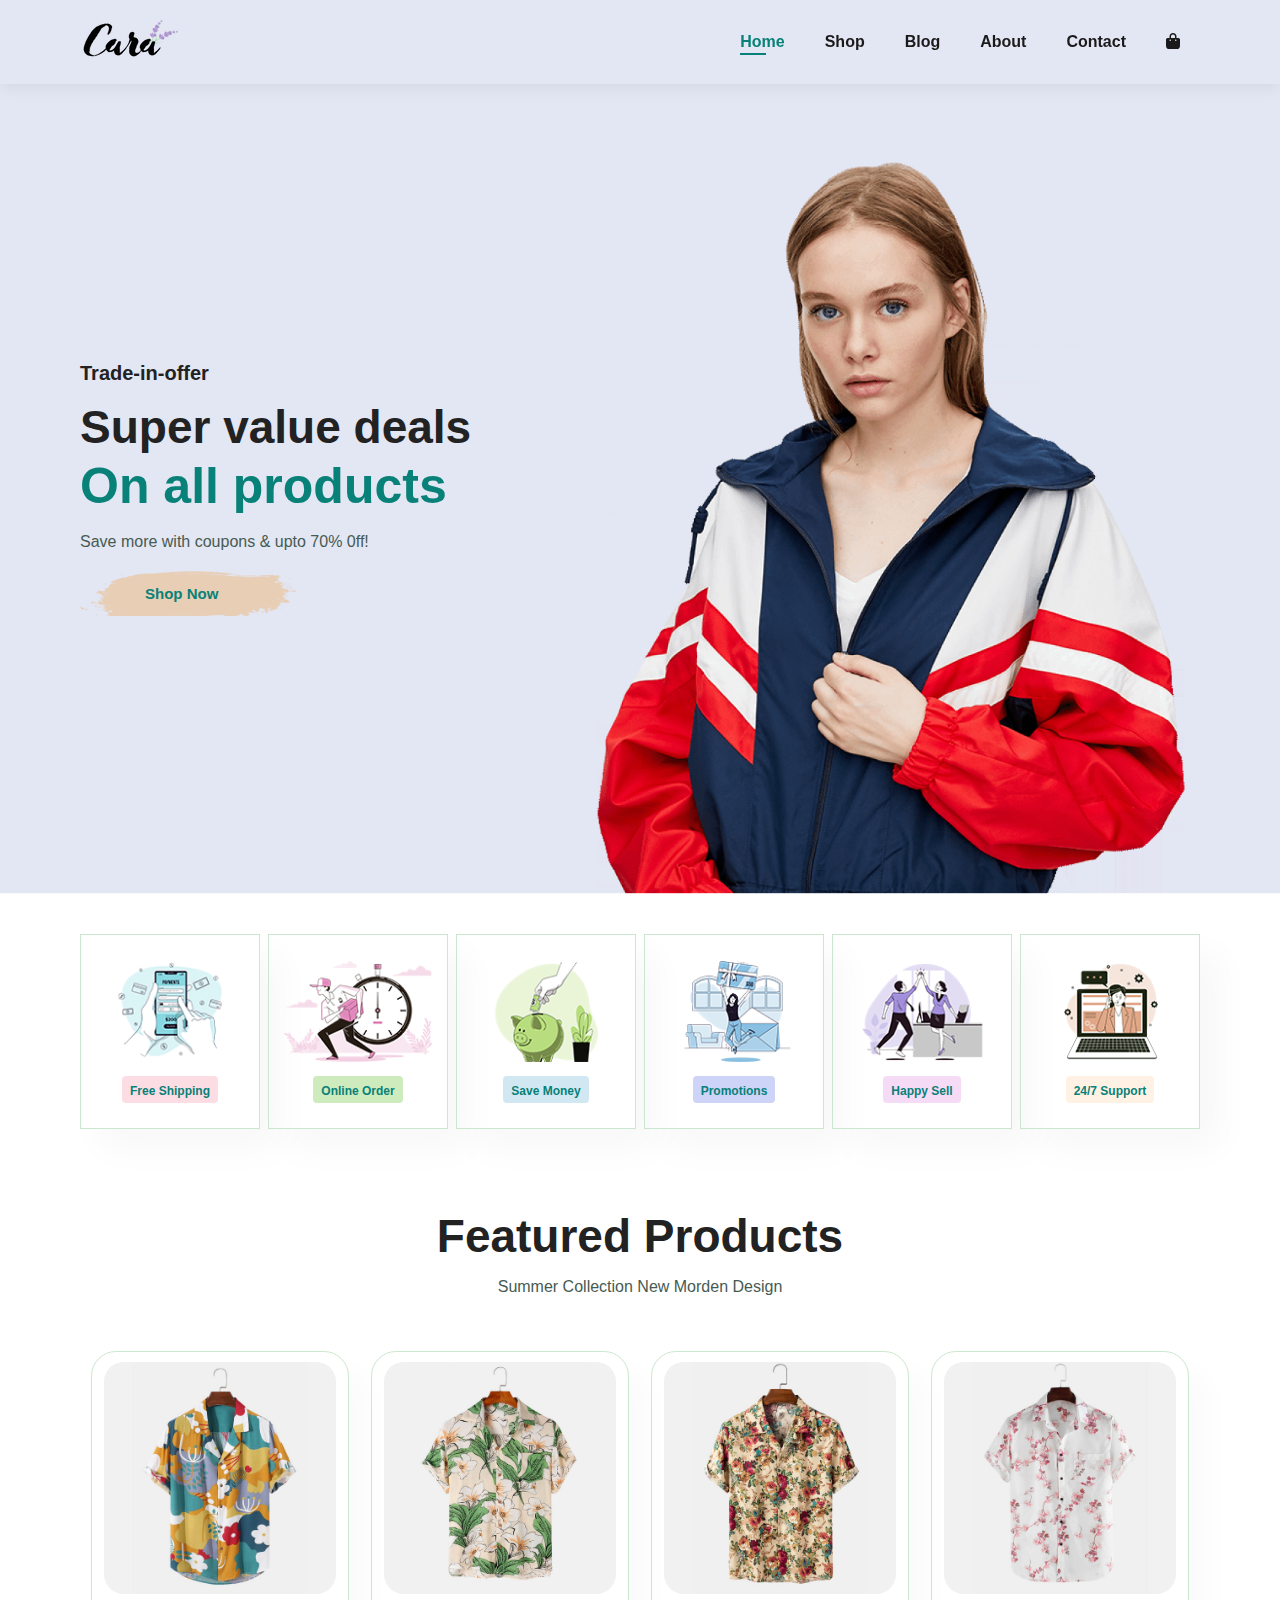
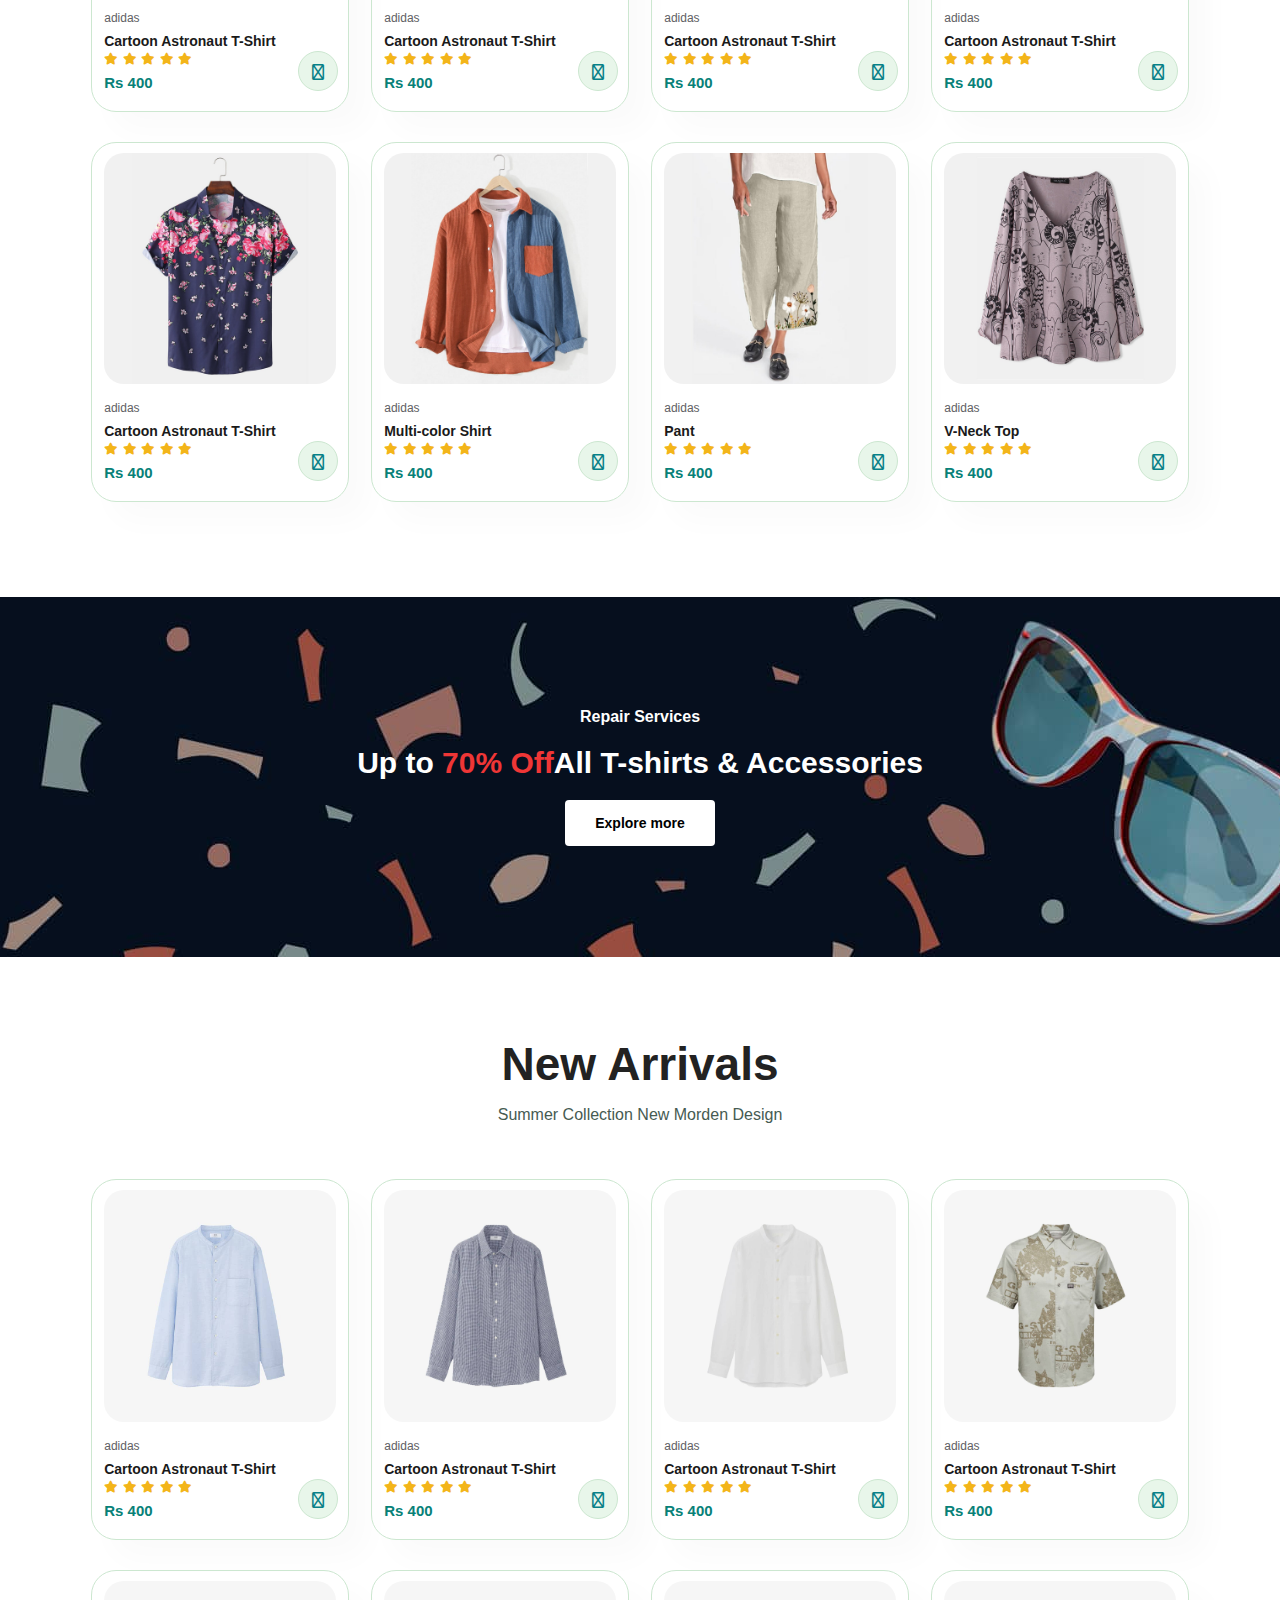
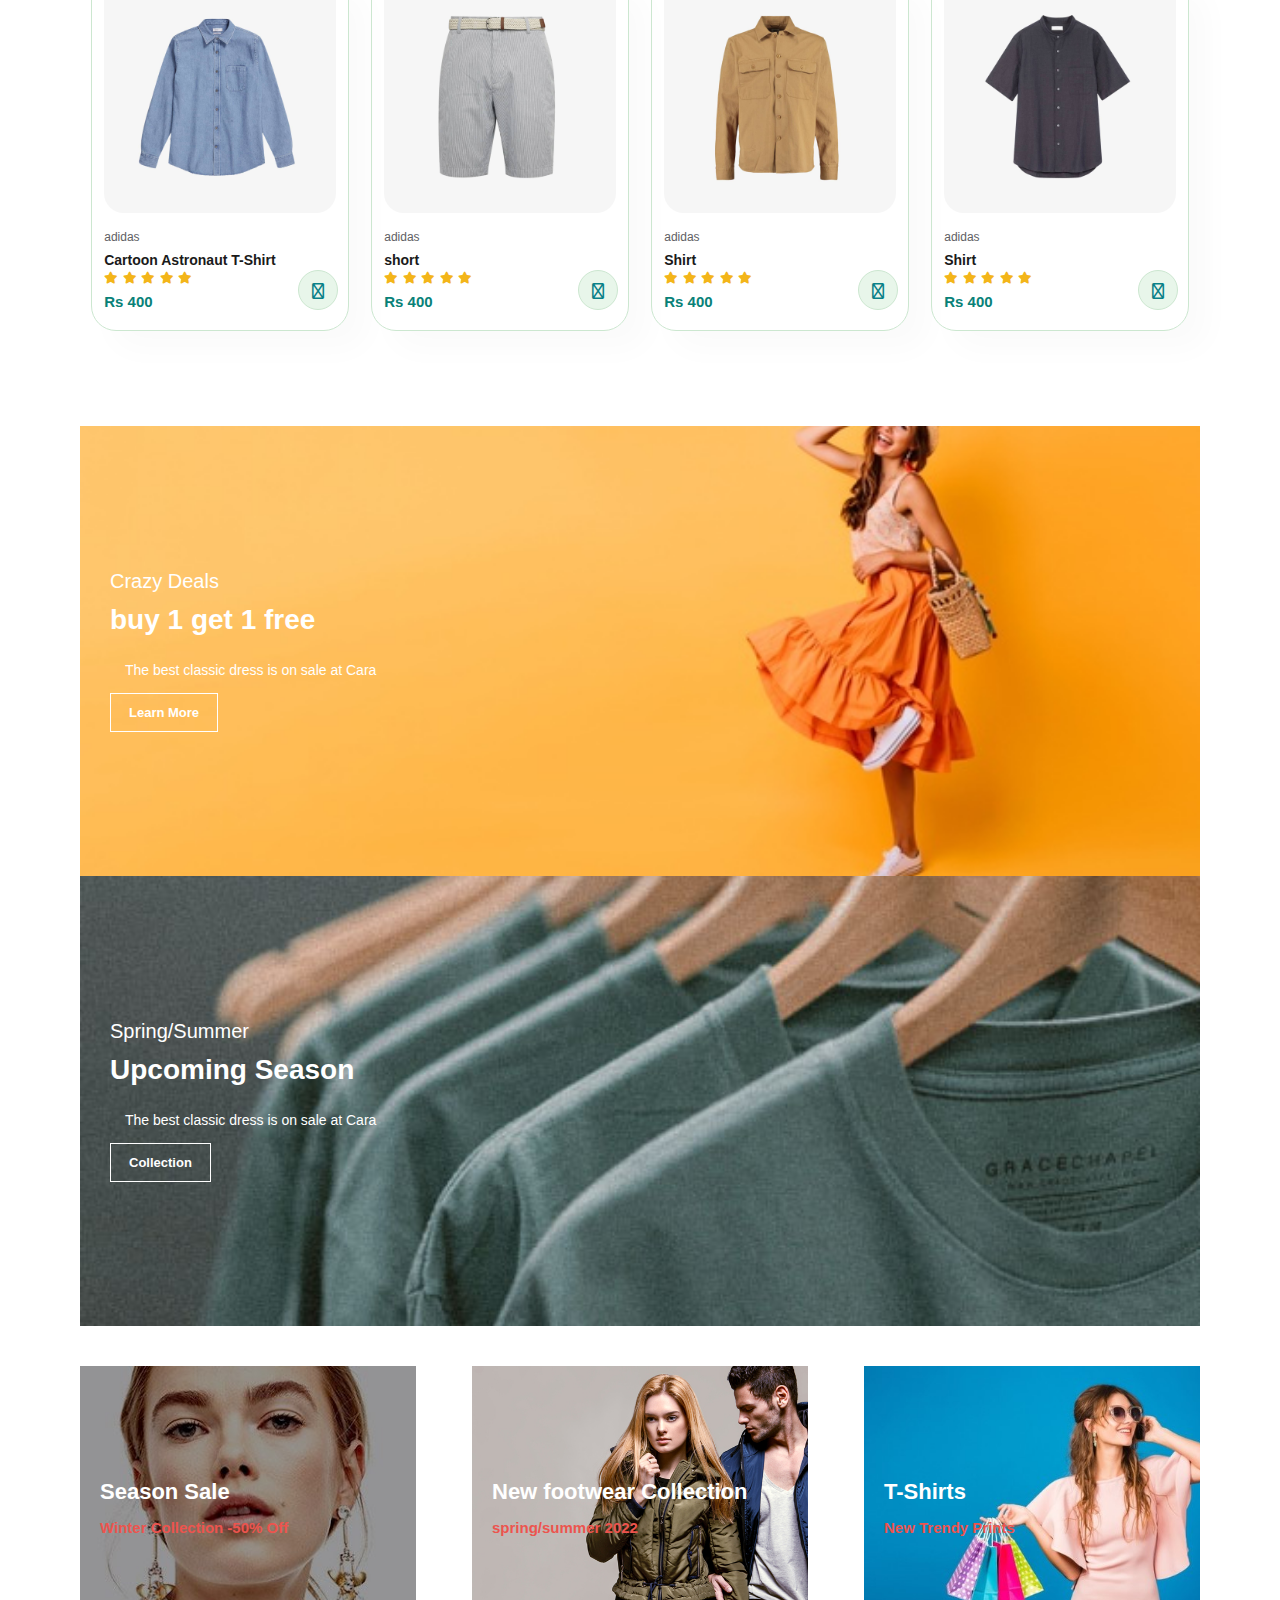
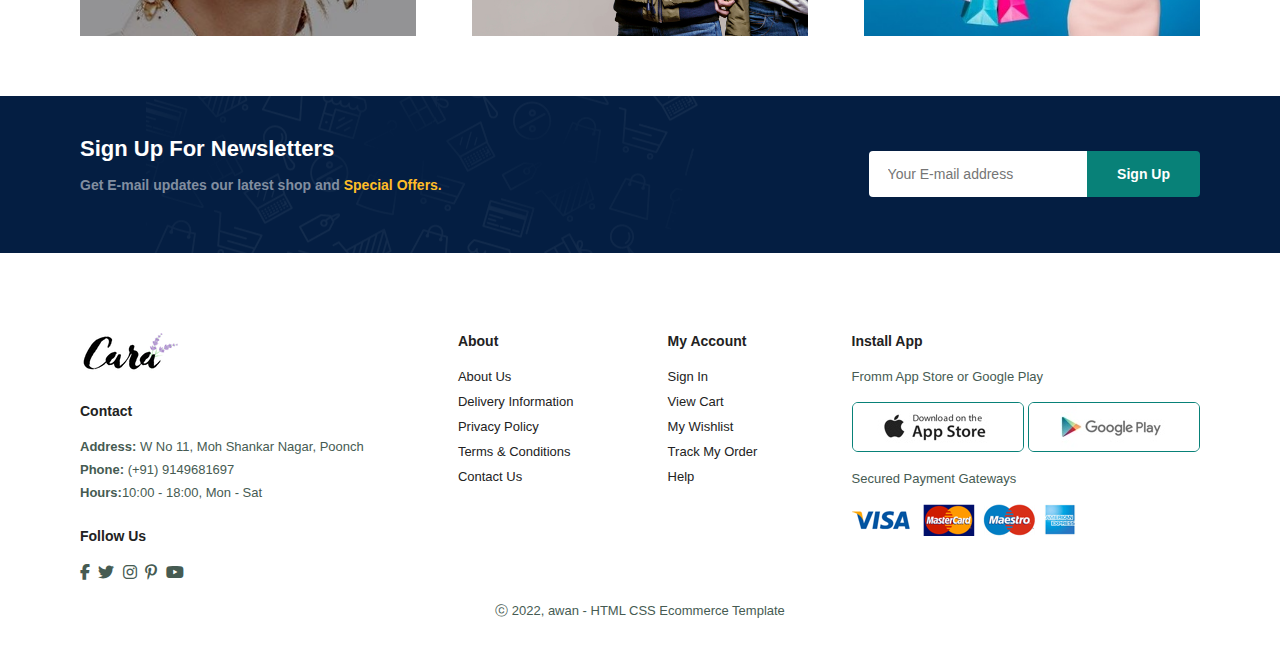
<file: index.html>
<!DOCTYPE html>
<html lang="en">
<head>
    <meta charset="UTF-8">
    <meta http-equiv="X-UA-Compatible" content="IE=edge">
    <meta name="viewport" content="width=device-width, initial-scale=1.0">
    <title>E-Com website</title>
    <link rel="stylesheet" href="https://cdnjs.cloudflare.com/ajax/libs/font-awesome/6.1.1/css/all.min.css"/>
    <link rel="stylesheet" href="style.css">


</head>

<body>

    <section id="header">
        <a href="#"><img src="img/logo.png" class="logo" alt=""></a>

        <div>
            <ul id="navbar">
                <li><a class="active" href="index.html">Home</a></li>
                <li><a href="Shop.html">Shop</a></li>
                <li><a href="Blog.html">Blog</a></li>
                <li><a href="About.html">About</a></li>
                <li><a href="Contact.html">Contact</a></li>
                <li id="lg-bag"><a href="Cart.html"><i class="fa-solid fa-bag-shopping"></i></a></li>
                <a href="#" id="close"><i class="far fa-times"></i></a>
            </ul>
        </div>
        <div id="mobile">
            
            <a href="Cart.html"><i class="fa-solid fa-bag-shopping"></i></a>
            <i id="bar" class="fas fa-outdent"></i>
        </div>



    </section>

    <section id="hero">
        <h4>Trade-in-offer</h4>
        <h2>Super value deals</h2>
        <h1>On all products</h1>
        <p>Save more with coupons & upto 70% 0ff!</p>
        <button>Shop Now</button>

    </section>

    <section id="feature" class="section-p1">
        <div class="fe-box">
            <img src="img/features/f1.png" alt="">
            <h6>Free Shipping</h6>
        </div>
        <div class="fe-box">
            <img src="img/features/f2.png" alt="">
            <h6>Online Order</h6>
        </div>
        <div class="fe-box">
            <img src="img/features/f3.png" alt="">
            <h6>Save Money</h6>
        </div>
        <div class="fe-box">
            <img src="img/features/f4.png" alt="">
            <h6>Promotions</h6>
        </div>
        <div class="fe-box">
            <img src="img/features/f5.png" alt="">
            <h6>Happy Sell</h6>
        </div>
        <div class="fe-box">
            <img src="img/features/f6.png" alt="">
            <h6>24/7 Support</h6>
        </div>

    </section>


    <section id="product1" class="section-p1">
        <h2>Featured Products</h2>
        <p>Summer Collection New Morden Design</p>
        <div class="pro-container">
            <div class="pro">
                <img src="img/products/f1.jpg" alt="">
                <div class="des">
                    <span>adidas</span>
                    <h5>Cartoon Astronaut T-Shirt</h5>
                    <div class="star">
                        <i class="fas fa-star"></i>
                        <i class="fas fa-star"></i>
                        <i class="fas fa-star"></i>
                        <i class="fas fa-star"></i>
                        <i class="fas fa-star"></i>
                    </div>
                    <h4>Rs 400</h4>
                </div>
                <a href="#"><i class="fas fa-shopping-cart cart"></i></a>
            </div>
            <div class="pro">
                <img src="img/products/f2.jpg" alt="">
                <div class="des">
                    <span>adidas</span>
                    <h5>Cartoon Astronaut T-Shirt</h5>
                    <div class="star">
                        <i class="fas fa-star"></i>
                        <i class="fas fa-star"></i>
                        <i class="fas fa-star"></i>
                        <i class="fas fa-star"></i>
                        <i class="fas fa-star"></i>
                    </div>
                    <h4>Rs 400</h4>
                </div>
                <a href="#"><i class="fas fa-shopping-cart cart"></i></a>
            </div>
            <div class="pro">
                <img src="img/products/f3.jpg" alt="">
                <div class="des">
                    <span>adidas</span>
                    <h5>Cartoon Astronaut T-Shirt</h5>
                    <div class="star">
                        <i class="fas fa-star"></i>
                        <i class="fas fa-star"></i>
                        <i class="fas fa-star"></i>
                        <i class="fas fa-star"></i>
                        <i class="fas fa-star"></i>
                    </div>
                    <h4>Rs 400</h4>
                </div>
                <a href="#"><i class="fas fa-shopping-cart cart"></i></a>
            </div>
            <div class="pro">
                <img src="img/products/f4.jpg" alt="">
                <div class="des">
                    <span>adidas</span>
                    <h5>Cartoon Astronaut T-Shirt</h5>
                    <div class="star">
                        <i class="fas fa-star"></i>
                        <i class="fas fa-star"></i>
                        <i class="fas fa-star"></i>
                        <i class="fas fa-star"></i>
                        <i class="fas fa-star"></i>
                    </div>
                    <h4>Rs 400</h4>
                </div>
                <a href="#"><i class="fas fa-shopping-cart cart"></i></a>
            </div>
            <div class="pro">
                <img src="img/products/f5.jpg" alt="">
                <div class="des">
                    <span>adidas</span>
                    <h5>Cartoon Astronaut T-Shirt</h5>
                    <div class="star">
                        <i class="fas fa-star"></i>
                        <i class="fas fa-star"></i>
                        <i class="fas fa-star"></i>
                        <i class="fas fa-star"></i>
                        <i class="fas fa-star"></i>
                    </div>
                    <h4>Rs 400</h4>
                </div>
                <a href="#"><i class="fas fa-shopping-cart cart"></i></a>
            </div>
            <div class="pro">
                <img src="img/products/f6.jpg" alt="">
                <div class="des">
                    <span>adidas</span>
                    <h5>Multi-color Shirt</h5>
                    <div class="star">
                        <i class="fas fa-star"></i>
                        <i class="fas fa-star"></i>
                        <i class="fas fa-star"></i>
                        <i class="fas fa-star"></i>
                        <i class="fas fa-star"></i>
                    </div>
                    <h4>Rs 400</h4>
                </div>
                <a href="#"><i class="fas fa-shopping-cart cart"></i></a>
            </div>
            <div class="pro">
                <img src="img/products/f7.jpg" alt="">
                <div class="des">
                    <span>adidas</span>
                    <h5>Pant</h5>
                    <div class="star">
                        <i class="fas fa-star"></i>
                        <i class="fas fa-star"></i>
                        <i class="fas fa-star"></i>
                        <i class="fas fa-star"></i>
                        <i class="fas fa-star"></i>
                    </div>
                    <h4>Rs 400</h4>
                </div>
                <a href="#"><i class="fas fa-shopping-cart cart"></i></a>
            </div>
            <div class="pro">
                <img src="img/products/f8.jpg" alt="">
                <div class="des">
                    <span>adidas</span>
                    <h5>V-Neck Top</h5>
                    <div class="star">
                        <i class="fas fa-star"></i>
                        <i class="fas fa-star"></i>
                        <i class="fas fa-star"></i>
                        <i class="fas fa-star"></i>
                        <i class="fas fa-star"></i>
                    </div>
                    <h4>Rs 400</h4>
                </div>
                <a href="#"><i class="fas fa-shopping-cart cart"></i></a>
            </div>
        </div>

    </section>

    <section id="banner" class="section-m1">
        <h4>Repair Services</h4>
        <h2>Up to <span>70% Off</span>All T-shirts & Accessories</h2>
        <button class="normal">Explore more</button>
    </section>

    <section id="product1" class="section-p1">
        <h2>New Arrivals</h2>
        <p>Summer Collection New Morden Design</p>
        <div class="pro-container">
            <div class="pro">
                <img src="img/products/n1.jpg" alt="">
                <div class="des">
                    <span>adidas</span>
                    <h5>Cartoon Astronaut T-Shirt</h5>
                    <div class="star">
                        <i class="fas fa-star"></i>
                        <i class="fas fa-star"></i>
                        <i class="fas fa-star"></i>
                        <i class="fas fa-star"></i>
                        <i class="fas fa-star"></i>
                    </div>
                    <h4>Rs 400</h4>
                </div>
                <a href="#"><i class="fas fa-shopping-cart cart"></i></a>
            </div>
            <div class="pro">
                <img src="img/products/n2.jpg" alt="">
                <div class="des">
                    <span>adidas</span>
                    <h5>Cartoon Astronaut T-Shirt</h5>
                    <div class="star">
                        <i class="fas fa-star"></i>
                        <i class="fas fa-star"></i>
                        <i class="fas fa-star"></i>
                        <i class="fas fa-star"></i>
                        <i class="fas fa-star"></i>
                    </div>
                    <h4>Rs 400</h4>
                </div>
                <a href="#"><i class="fas fa-shopping-cart cart"></i></a>
            </div>
            <div class="pro">
                <img src="img/products/n3.jpg" alt="">
                <div class="des">
                    <span>adidas</span>
                    <h5>Cartoon Astronaut T-Shirt</h5>
                    <div class="star">
                        <i class="fas fa-star"></i>
                        <i class="fas fa-star"></i>
                        <i class="fas fa-star"></i>
                        <i class="fas fa-star"></i>
                        <i class="fas fa-star"></i>
                    </div>
                    <h4>Rs 400</h4>
                </div>
                <a href="#"><i class="fas fa-shopping-cart cart"></i></a>
            </div>
            <div class="pro">
                <img src="img/products/n4.jpg" alt="">
                <div class="des">
                    <span>adidas</span>
                    <h5>Cartoon Astronaut T-Shirt</h5>
                    <div class="star">
                        <i class="fas fa-star"></i>
                        <i class="fas fa-star"></i>
                        <i class="fas fa-star"></i>
                        <i class="fas fa-star"></i>
                        <i class="fas fa-star"></i>
                    </div>
                    <h4>Rs 400</h4>
                </div>
                <a href="#"><i class="fas fa-shopping-cart cart"></i></a>
            </div>
            <div class="pro">
                <img src="img/products/n5.jpg" alt="">
                <div class="des">
                    <span>adidas</span>
                    <h5>Cartoon Astronaut T-Shirt</h5>
                    <div class="star">
                        <i class="fas fa-star"></i>
                        <i class="fas fa-star"></i>
                        <i class="fas fa-star"></i>
                        <i class="fas fa-star"></i>
                        <i class="fas fa-star"></i>
                    </div>
                    <h4>Rs 400</h4>
                </div>
                <a href="#"><i class="fas fa-shopping-cart cart"></i></a>
            </div>
            <div class="pro">
                <img src="img/products/n6.jpg" alt="">
                <div class="des">
                    <span>adidas</span>
                    <h5>short</h5>
                    <div class="star">
                        <i class="fas fa-star"></i>
                        <i class="fas fa-star"></i>
                        <i class="fas fa-star"></i>
                        <i class="fas fa-star"></i>
                        <i class="fas fa-star"></i>
                    </div>
                    <h4>Rs 400</h4>
                </div>
                <a href="#"><i class="fas fa-shopping-cart cart"></i></a>
            </div>
            <div class="pro">
                <img src="img/products/n7.jpg" alt="">
                <div class="des">
                    <span>adidas</span>
                    <h5>Shirt</h5>
                    <div class="star">
                        <i class="fas fa-star"></i>
                        <i class="fas fa-star"></i>
                        <i class="fas fa-star"></i>
                        <i class="fas fa-star"></i>
                        <i class="fas fa-star"></i>
                    </div>
                    <h4>Rs 400</h4>
                </div>
                <a href="#"><i class="fas fa-shopping-cart cart"></i></a>
            </div>
            <div class="pro">
                <img src="img/products/n8.jpg" alt="">
                <div class="des">
                    <span>adidas</span>
                    <h5>Shirt</h5>
                    <div class="star">
                        <i class="fas fa-star"></i>
                        <i class="fas fa-star"></i>
                        <i class="fas fa-star"></i>
                        <i class="fas fa-star"></i>
                        <i class="fas fa-star"></i>
                    </div>
                    <h4>Rs 400</h4>
                </div>
                <a href="#"><i class="fas fa-shopping-cart cart"></i></a>
            </div>
        </div>

    </section>

    <section id="sm-banner" class="section-p1">
        <div class="banner-box">
            <h4>Crazy Deals</h4>
            <h2>buy 1 get 1  free</h2>
            <span>The best classic dress is on sale at Cara</span>
            <button class="white">Learn More</button>
        </div>
        <div class="banner-box banner-box2">
            <h4>Spring/Summer</h4>
            <h2>Upcoming Season</h2>
            <span>The best classic dress is on sale at Cara</span>
            <button class="white">Collection </button>
        </div>
        
    </section>

    <section id="bannr3">
        <div class="banner-box">
            <h2>Season Sale</h2>
            <h3>Winter Collection -50% Off</h3>
            
        </div>
        <div class="banner-box banner-box2">
            <h2>New footwear Collection</h2>
            <h3>spring/summer 2022</h3>
            
        </div>
        <div class="banner-box banner-box3 ">
            <h2>T-Shirts</h2>
            <h3>New Trendy Prints</h3>
            
        </div>

    </section>

    <section id="newsletter" class="section-p1 section-m1">
        <div class="newstext">
            <h4>Sign Up For Newsletters</h4>
            <p>Get E-mail updates our latest shop and <span>Special Offers.</span></p>

        </div>
        <div class="form">
            <input type="text" placeholder="Your E-mail address">
            <button class="normal">Sign Up</button>

        </div>

    </section >

    <footer class="section-p1">
        <div class="col">
            <img class="logo" src="img/logo.png" alt="">
            <h4>Contact</h4>
            <p><strong>Address:</strong> W No 11, Moh Shankar Nagar, Poonch</p>
            <p><strong>Phone:</strong> (+91) 9149681697</p>
            <p><strong>Hours:</strong>10:00 - 18:00, Mon - Sat</p>
            <div class="follow">
                <h4>Follow Us</h4>
                <div class="icon">
                    <i class="fab fa-facebook-f"></i> 
                    <i class="fab fa-twitter"></i> 
                    <i class="fab fa-instagram"></i> 
                    <i class="fab fa-pinterest-p"></i> 
                    <i class="fab fa-youtube"></i> 



                </div>

            </div>
        </div>

        <div class="col">
            <h4>About</h4>
            <a href="#">About Us</a>
            <a href="#">Delivery Information</a>
            <a href="#">Privacy Policy</a>
            <a href="#">Terms & Conditions</a>
            <a href="#">Contact Us</a>

        </div>

        <div class="col">
            <h4>My Account</h4>
            <a href="#">Sign In</a>
            <a href="#">View Cart</a>
            <a href="#">My Wishlist</a>
            <a href="#">Track My Order</a>
            <a href="#">Help</a>

        </div>

        <div class="col install">
            <h4>Install App</h4>
            <p>Fromm App Store or Google Play</p>
            <div class="row"> 
                <img src="img/pay/app.jpg" alt="">
                <img src="img/pay/play.jpg" alt="">
            </div>
            <p>Secured Payment Gateways</p>
            <img src="img/pay/pay.png" alt="">


        </div>
        <div class="copyright">
            <p>ⓒ 2022, awan - HTML CSS Ecommerce Template</p>

        </div>
         

    </footer>

    <script src="script.js"></script>
</body>
</html>
</file>
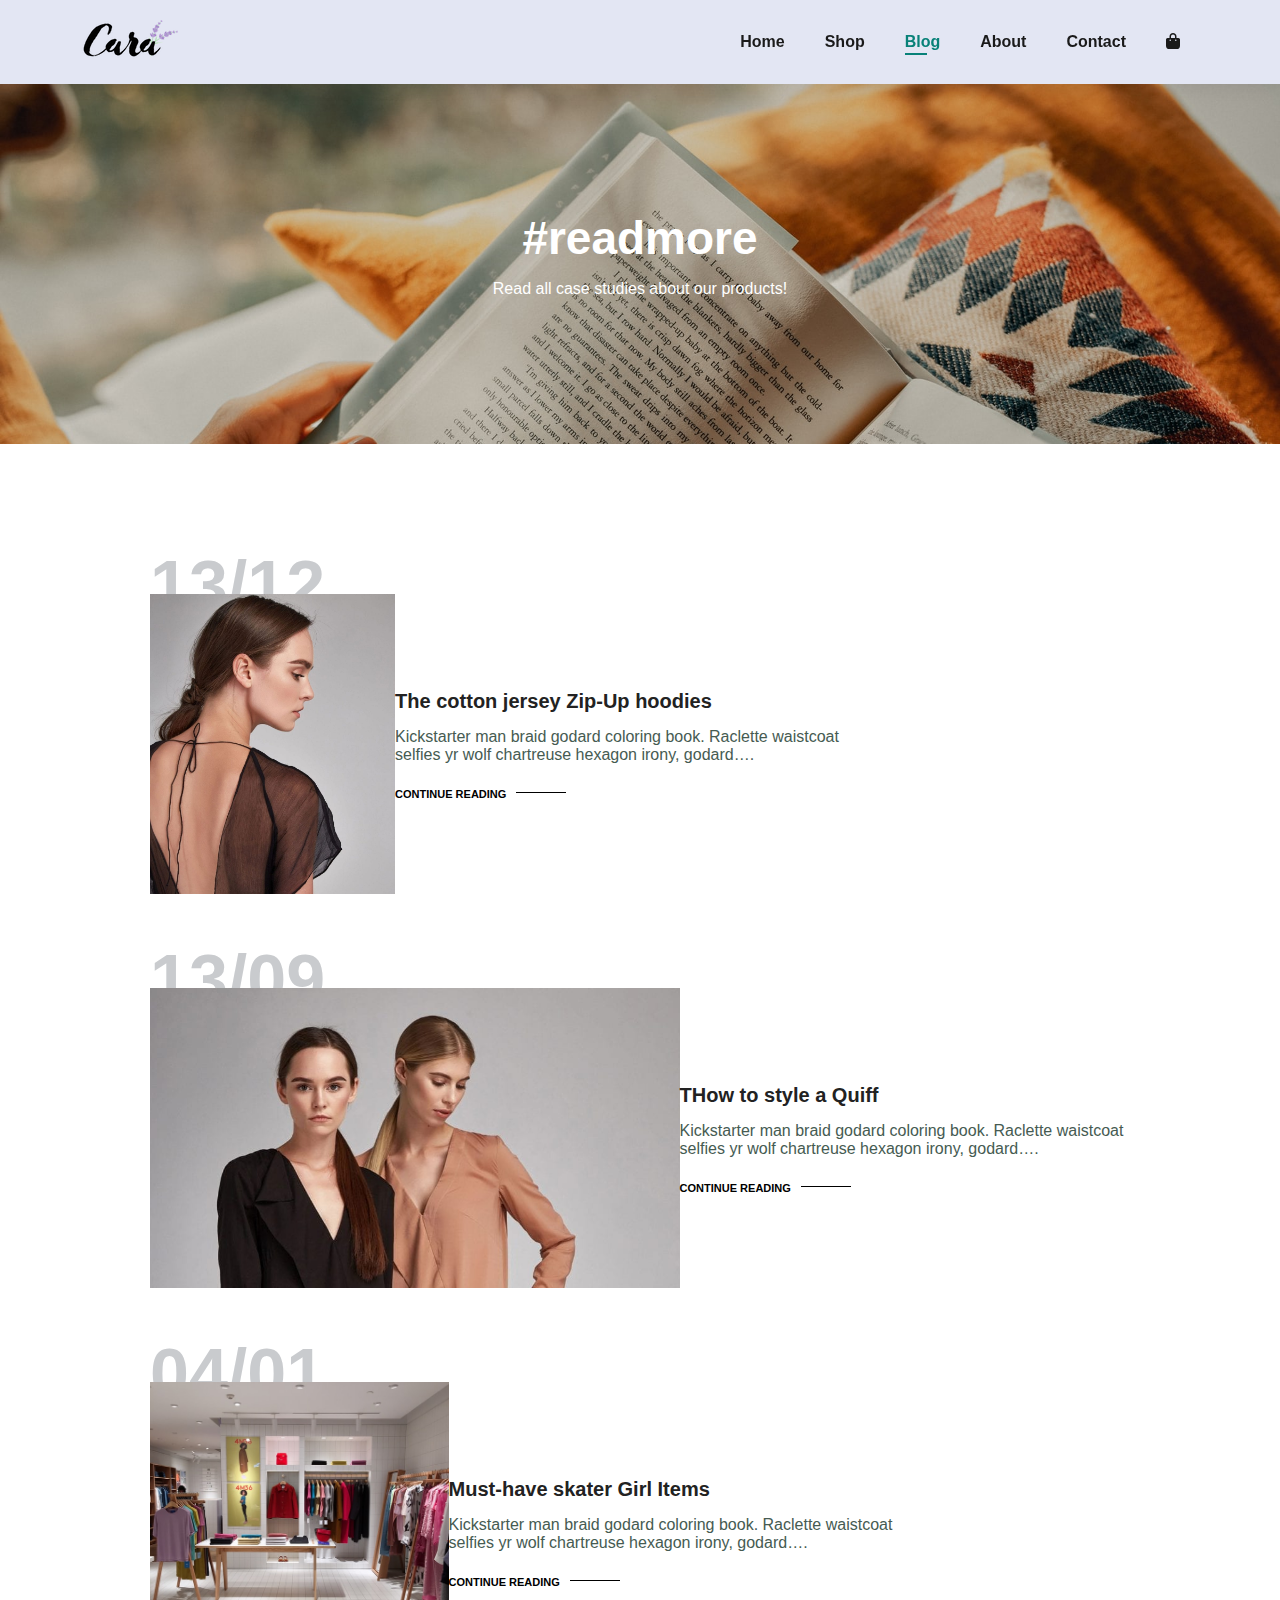
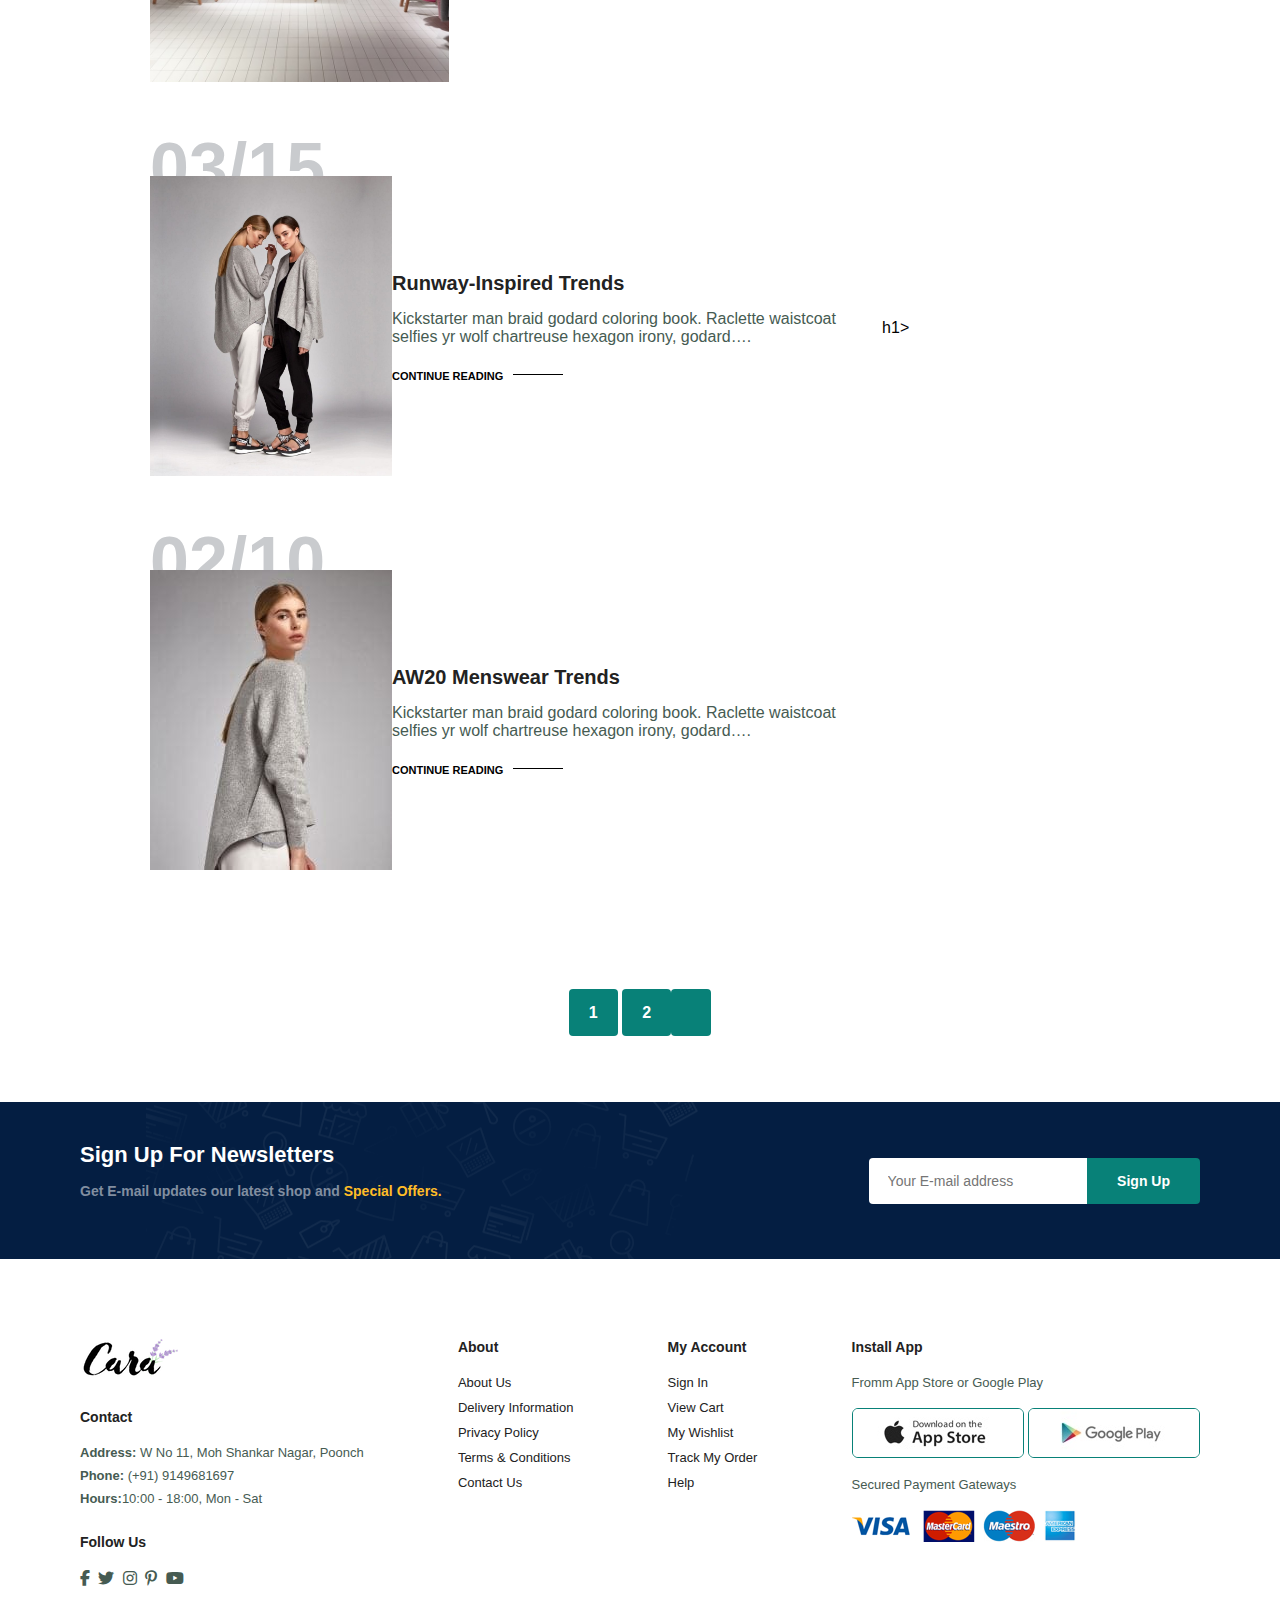
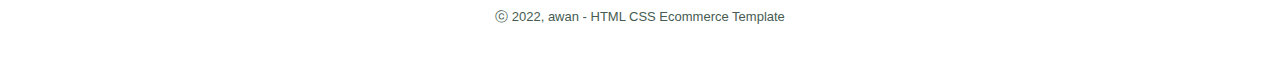
<file: blog.html>
<!DOCTYPE html>
<html lang="en">
<head>
    <meta charset="UTF-8">
    <meta http-equiv="X-UA-Compatible" content="IE=edge">
    <meta name="viewport" content="width=device-width, initial-scale=1.0">
    <title>E-Com website</title>
    <link rel="stylesheet" href="https://cdnjs.cloudflare.com/ajax/libs/font-awesome/6.1.1/css/all.min.css"/>
    <link rel="stylesheet" href="style.css">


</head>

<body> 

    <section id="header">
        <a href="#"><img src="img/logo.png" class="logo" alt=""></a>

        <div>
            <ul id="navbar">
                <li><a href="index.html">Home</a></li>
                <li><a href="Shop.html">Shop</a></li>
                <li><a class="active" href="Blog.html">Blog</a></li>
                <li><a href="About.html">About</a></li>
                <li><a href="Contact.html">Contact</a></li>
                <li id="lg-bag"><a href="Cart.html"><i class="fa-solid fa-bag-shopping"></i></a></li>
                <a href="#" id="close"><i class="far fa-times"></i></a>
            </ul>
        </div>
        <div id="mobile">
            
            <a href="Cart.html"><i class="fa-solid fa-bag-shopping"></i></a>
            <i id="bar" class="fas fa-outdent"></i>
        </div>



    </section>

    <section id="page-header" class="blog-header">
        
        <h2>#readmore</h2> 
        <p>Read all case studies about our products!</p>
    </section>

    <section id="blog">
        <div class="blog-box">
            <div class="blog-image">
                <img src="img/blog/b1.jpg" alt="">
            </div> 
            <div class="blog-details">
                <h4>The cotton jersey Zip-Up hoodies</h4>
                <p>Kickstarter man braid godard coloring book. Raclette waistcoat selfies
                yr wolf chartreuse hexagon irony, godard….</p>
                <a href="#">CONTINUE READING</a>

            </div>
            <h1>13/12</h1>
        </div>
        <div class="blog-box">
            <div class="blog-image">
                <img src="img/blog/b2.jpg" alt="">
            </div> 
            <div class="blog-details">
                <h4>THow to style a Quiff</h4>
                <p>Kickstarter man braid godard coloring book. Raclette waistcoat selfies
                yr wolf chartreuse hexagon irony, godard….</p>
                <a href="#">CONTINUE READING</a>

            </div>
            <h1>13/09</h1>
        </div>
        <div class="blog-box">
            <div class="blog-image">
                <img src="img/blog/b3.jpg" alt="">
            </div> 
            <div class="blog-details">
                <h4>Must-have skater Girl Items</h4>
                <p>Kickstarter man braid godard coloring book. Raclette waistcoat selfies
                yr wolf chartreuse hexagon irony, godard….</p>
                <a href="#">CONTINUE READING</a>

            </div>
            <h1>04/01</h1>
        </div>
        <div class="blog-box">
            <div class="blog-image">
                <img src="img/blog/b4.jpg" alt="">
            </div> 
            <div class="blog-details">
                <h4>Runway-Inspired Trends</h4>
                <p>Kickstarter man braid godard coloring book. Raclette waistcoat selfies
                yr wolf chartreuse hexagon irony, godard….</p>
                <a href="#">CONTINUE READING</a>

            </div>
            <h1>03/15</h1>h1>
        </div>
        <div class="blog-box">
            <div class="blog-image">
                <img src="img/blog/b5.jpg" alt="">
            </div> 
            <div class="blog-details">
                <h4>AW20 Menswear Trends</h4>
                <p>Kickstarter man braid godard coloring book. Raclette waistcoat selfies
                yr wolf chartreuse hexagon irony, godard….</p>
                <a href="#">CONTINUE READING</a>

            </div>
            <h1>02/10</h1>
        </div>

    </section>

 
    <section id="pagination" class="section-p1">
        <a href="#">1</a>
        <a href="#">2</a>
        <a href="#"><i class="fal fa-long-arrow-alt-right"></i></a>

    </section>

    <section id="newsletter" class="section-p1 section-m1">
        <div class="newstext">
            <h4>Sign Up For Newsletters</h4>
            <p>Get E-mail updates our latest shop and <span>Special Offers.</span></p>

        </div>
        <div class="form">
            <input type="text" placeholder="Your E-mail address">
            <button class="normal">Sign Up</button>

        </div>

    </section >

    <footer class="section-p1">
        <div class="col">
            <img class="logo" src="img/logo.png" alt="">
            <h4>Contact</h4>
            <p><strong>Address:</strong> W No 11, Moh Shankar Nagar, Poonch</p>
            <p><strong>Phone:</strong> (+91) 9149681697</p>
            <p><strong>Hours:</strong>10:00 - 18:00, Mon - Sat</p>
            <div class="follow">
                <h4>Follow Us</h4>
                <div class="icon">
                    <i class="fab fa-facebook-f"></i> 
                    <i class="fab fa-twitter"></i> 
                    <i class="fab fa-instagram"></i> 
                    <i class="fab fa-pinterest-p"></i> 
                    <i class="fab fa-youtube"></i> 



                </div>

            </div>
        </div>

        <div class="col">
            <h4>About</h4>
            <a href="#">About Us</a>
            <a href="#">Delivery Information</a>
            <a href="#">Privacy Policy</a>
            <a href="#">Terms & Conditions</a>
            <a href="#">Contact Us</a>

        </div>

        <div class="col">
            <h4>My Account</h4>
            <a href="#">Sign In</a>
            <a href="#">View Cart</a>
            <a href="#">My Wishlist</a>
            <a href="#">Track My Order</a>
            <a href="#">Help</a>

        </div>

        <div class="col install">
            <h4>Install App</h4>
            <p>Fromm App Store or Google Play</p>
            <div class="row"> 
                <img src="img/pay/app.jpg" alt="">
                <img src="img/pay/play.jpg" alt="">
            </div>
            <p>Secured Payment Gateways</p>
            <img src="img/pay/pay.png" alt="">


        </div>
        <div class="copyright">
            <p>ⓒ 2022, awan - HTML CSS Ecommerce Template</p>

        </div>
         

    </footer>

    <script src="script.js"></script>
</body>
</html>
</file>
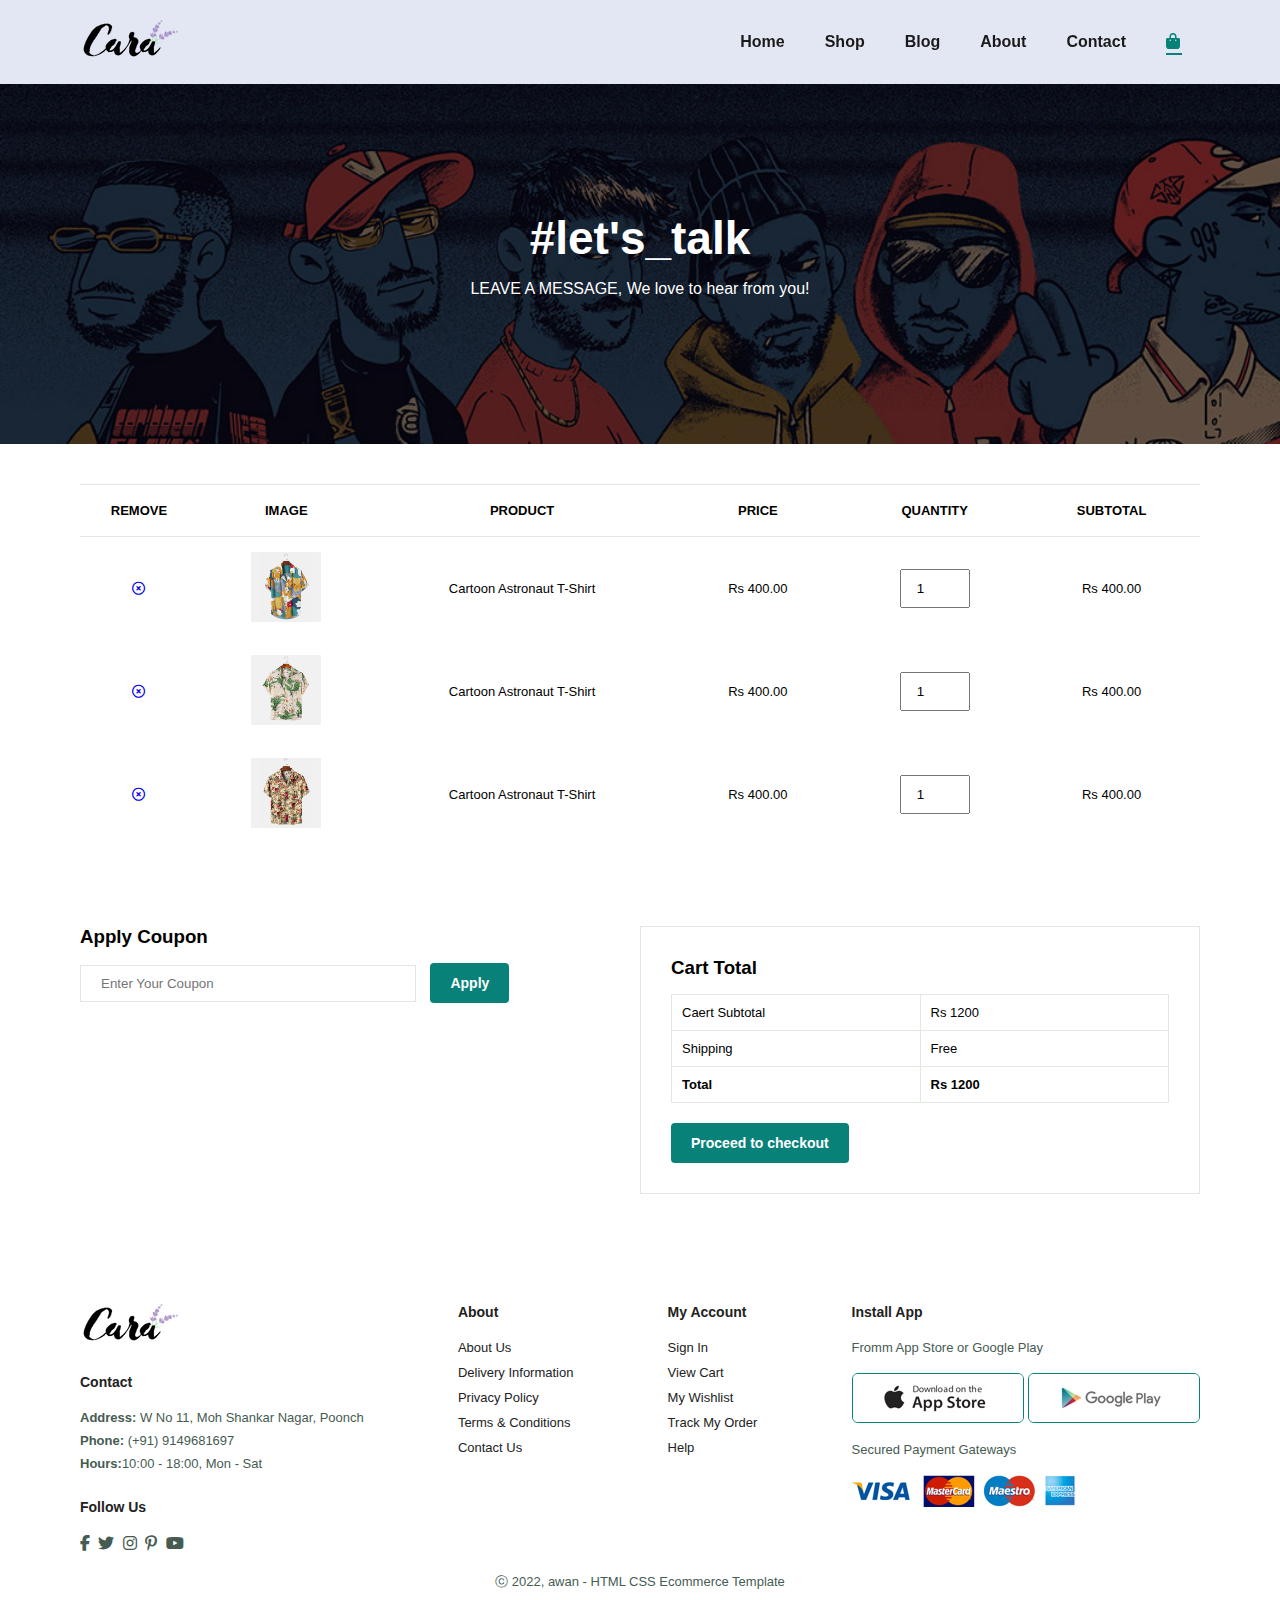
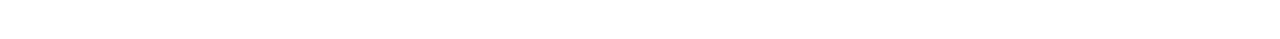
<file: cart.html>
<!DOCTYPE html>
<html lang="en">
<head>
    <meta charset="UTF-8">
    <meta http-equiv="X-UA-Compatible" content="IE=edge">
    <meta name="viewport" content="width=device-width, initial-scale=1.0">
    <title>E-Com website</title>
    <link rel="stylesheet" href="https://cdnjs.cloudflare.com/ajax/libs/font-awesome/6.1.1/css/all.min.css"/>
    <link rel="stylesheet" href="style.css">


</head>

<body> 

    <section id="header">
        <a href="#"><img src="img/logo.png" class="logo" alt=""></a>

        <div>
            <ul id="navbar">
                <li><a href="index.html">Home</a></li>
                <li><a href="Shop.html">Shop</a></li>
                <li><a href="Blog.html">Blog</a></li>
                <li><a href="About.html">About</a></li>
                <li><a href="Contact.html">Contact</a></li>
                <li id="lg-bag"><a class="active" href="Cart.html"><i class="fa-solid fa-bag-shopping"></i></a></li>
                <a href="#" id="close"><i class="far fa-times"></i></a>
            </ul>
        </div>
        <div id="mobile">
            
            <a href="Cart.html"><i class="fa-solid fa-bag-shopping"></i></a>
            <i id="bar" class="fas fa-outdent"></i>
        </div>



    </section>

    <section id="page-header" class="about -header">
        
        <h2>#let's_talk</h2> 
        <p>LEAVE A MESSAGE, We love to hear from you!</p>
    </section>

    <section id="cart" class="section-p1">
        <table width="100%">
            <thead>
                <tr>
                    <td>Remove</td>
                    <td>Image</td>
                    <td>Product</td>
                    <td>Price</td>
                    <td>Quantity</td>
                    <td>Subtotal</td>
                    
                </tr>
            </thead>
            <tbody>
                <tr>
                    <td><a href="#"><i class="far fa-times-circle"></i></a></td>
                    <td><img src="img/products/f1.jpg" alt=""></td>
                    <td>Cartoon Astronaut T-Shirt</td>
                    <td>Rs 400.00</td>
                    <td><input type="number" value="1"></td>
                    <td>Rs 400.00</td> 
                </tr>
                <tr>
                    <td><a href="#"><i class="far fa-times-circle"></i></a></td>
                    <td><img src="img/products/f2.jpg" alt=""></td>
                    <td>Cartoon Astronaut T-Shirt</td>
                    <td>Rs 400.00</td>
                    <td><input type="number" value="1"></td>
                    <td>Rs 400.00</td> 
                </tr>
                <tr>
                    <td><a href="#"><i class="far fa-times-circle"></i></a></td>
                    <td><img src="img/products/f3.jpg" alt=""></td>
                    <td>Cartoon Astronaut T-Shirt</td>
                    <td>Rs 400.00</td>
                    <td><input type="number" value="1"></td>
                    <td>Rs 400.00</td> 
                </tr>
            </tbody>
        </table>
    </section>

    <section id="cart-add" class="section-p1">
        <div id="coupon">
            <h3>Apply Coupon</h3>
        <div>
            <input type="text" placeholder="Enter Your Coupon">
            <button class="normal">Apply</button>
        </div>
    </div>

    <div id="subtotal">
        <h3>Cart Total</h3>
        <table>
            <tr>
                <td>Caert Subtotal</td>
                <td>Rs 1200</td>
            </tr>
            <tr>
                <td>Shipping</td>
                <td>Free</td>

            </tr>
            <tr>
                <td><strong>Total</strong></td>
                <td><strong>Rs 1200</strong></td>
            </tr>
        </table>
        <button class="normal">Proceed to checkout</button> 

      </div>

    </section>

   

    <footer class="section-p1">
        <div class="col">
            <img class="logo" src="img/logo.png" alt="">
            <h4>Contact</h4>
            <p><strong>Address:</strong> W No 11, Moh Shankar Nagar, Poonch</p>
            <p><strong>Phone:</strong> (+91) 9149681697</p>
            <p><strong>Hours:</strong>10:00 - 18:00, Mon - Sat</p>
            <div class="follow">
                <h4>Follow Us</h4>
                <div class="icon">
                    <i class="fab fa-facebook-f"></i> 
                    <i class="fab fa-twitter"></i> 
                    <i class="fab fa-instagram"></i> 
                    <i class="fab fa-pinterest-p"></i> 
                    <i class="fab fa-youtube"></i> 



                </div>

            </div>
        </div>

        <div class="col">
            <h4>About</h4>
            <a href="#">About Us</a>
            <a href="#">Delivery Information</a>
            <a href="#">Privacy Policy</a>
            <a href="#">Terms & Conditions</a>
            <a href="#">Contact Us</a>

        </div>

        <div class="col">
            <h4>My Account</h4>
            <a href="#">Sign In</a>
            <a href="#">View Cart</a>
            <a href="#">My Wishlist</a>
            <a href="#">Track My Order</a>
            <a href="#">Help</a>

        </div>

        <div class="col install">
            <h4>Install App</h4>
            <p>Fromm App Store or Google Play</p>
            <div class="row"> 
                <img src="img/pay/app.jpg" alt="">
                <img src="img/pay/play.jpg" alt="">
            </div>
            <p>Secured Payment Gateways</p>
            <img src="img/pay/pay.png" alt="">


        </div>
        <div class="copyright">
            <p>ⓒ 2022, awan - HTML CSS Ecommerce Template</p>

        </div>
         

    </footer>

    <script src="script.js"></script>
</body>
</html>
</file>
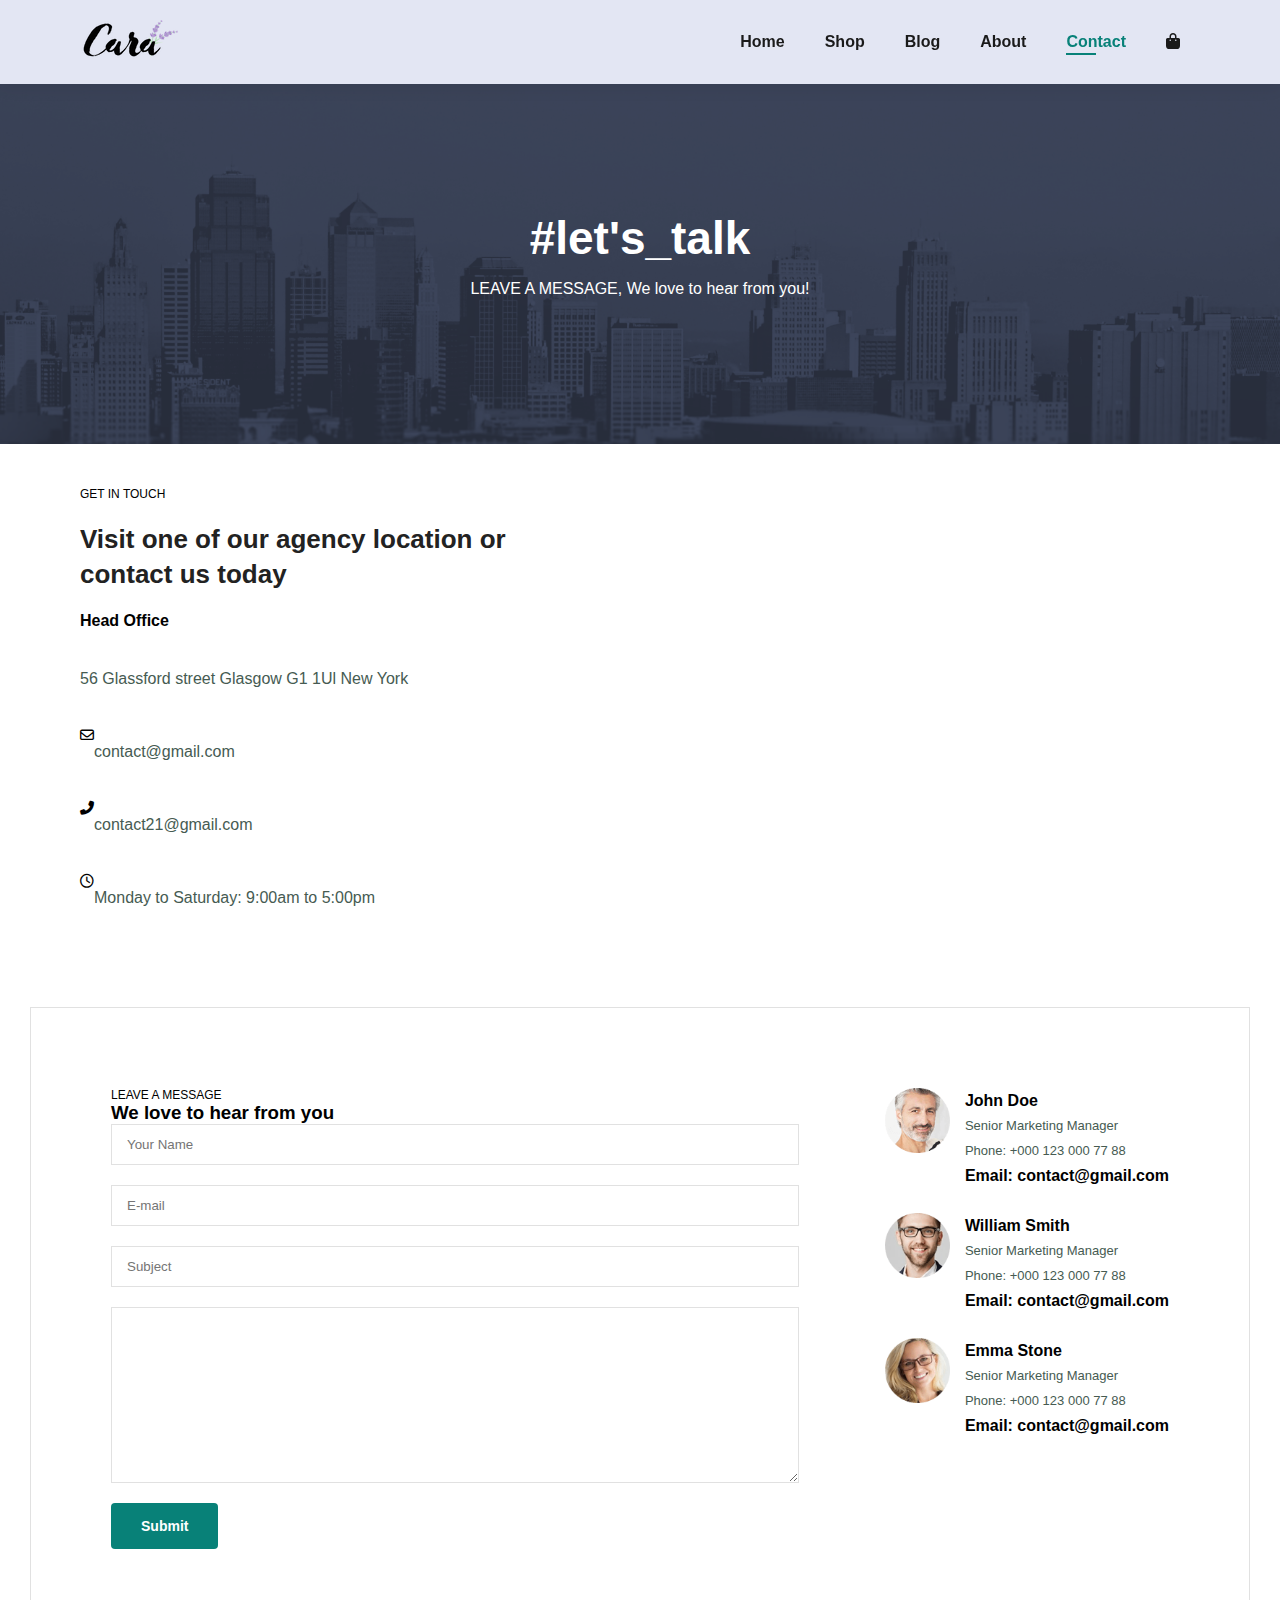
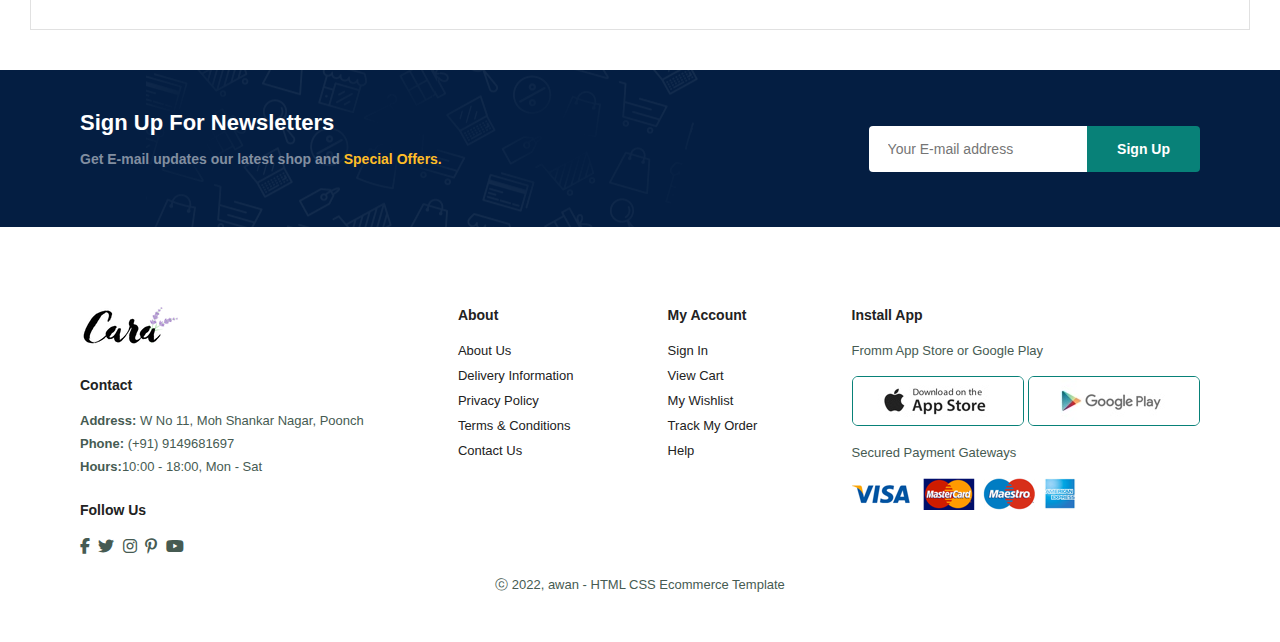
<file: contact.html>
<!DOCTYPE html>
<html lang="en">
<head>
    <meta charset="UTF-8">
    <meta http-equiv="X-UA-Compatible" content="IE=edge">
    <meta name="viewport" content="width=device-width, initial-scale=1.0">
    <title>E-Com website</title>
    <link rel="stylesheet" href="https://cdnjs.cloudflare.com/ajax/libs/font-awesome/6.1.1/css/all.min.css"/>
    <link rel="stylesheet" href="style.css">


</head>

<body> 

    <section id="header">
        <a href="#"><img src="img/logo.png" class="logo" alt=""></a>

        <div>
            <ul id="navbar">
                <li><a href="index.html">Home</a></li>
                <li><a href="Shop.html">Shop</a></li>
                <li><a href="Blog.html">Blog</a></li>
                <li><a href="About.html">About</a></li>
                <li><a class="active" href="Contact.html">Contact</a></li>
                <li id="lg-bag"><a href="Cart.html"><i class="fa-solid fa-bag-shopping"></i></a></li>
                <a href="#" id="close"><i class="far fa-times"></i></a>
            </ul>
        </div>
        <div id="mobile">
            
            <a href="Cart.html"><i class="fa-solid fa-bag-shopping"></i></a>
            <i id="bar" class="fas fa-outdent"></i>
        </div>



    </section>

    <section id="page-header" class="about-header">
        
        <h2>#let's_talk</h2> 
        <p>LEAVE A MESSAGE, We love to hear from you!</p>
    </section>

    <section id="contact-details" class="section-p1">
        <div class="details">
            <span>GET IN TOUCH</span>
            <h2>Visit one of our agency location or contact us today</h2>
            <h3>Head Office</h3>
            <div>
                <li>
                    <i class="fal fa-map"></i>
                    <p>56 Glassford street Glasgow G1 1Ul New York</p>
                </li>
                <li>
                    <i class="far fa-envelope "></i>
                    <p>contact@gmail.com</p>
                </li>
                <li>
                    <i class="fas fa-phone-alt"></i>
                    <p>contact21@gmail.com</p>
                </li>
                <li>
                    <i class="far fa-clock"></i>
                    <p>Monday to Saturday: 9:00am to 5:00pm</p>
                </li>
            </div>
        </div> 

        <div class="map">
            <iframe src="https://www.google.com/maps/embed?pb=!1m18!1m12!1m3!1d223879.29724165582!2d77.01264509062011!3d28.74601252448344!2m3!1f0!2f0!3f0!3m2!1i1024!2i768!4f13.1!3m3!1m2!1s0x390d1df6b9055fb5%3A0x81c10b266b1ea3c0!2sIndian%20Institute%20of%20Technology%20Delhi!5e0!3m2!1sen!2sin!4v1656589500146!5m2!1sen!2sin" width="600" height="450" style="border:0;" allowfullscreen="" loading="lazy" referrerpolicy="no-referrer-when-downgrade"></iframe>

        </div>

    </section>

    <section id="form-details">

        <form action="">
            <span>LEAVE A MESSAGE</span>
            <h3>We love to hear from you</h3>
            <input type="text" placeholder="Your Name">
            <input type="text" placeholder="E-mail">
            <input type="text" placeholder="Subject">
            <textarea name="" id="" cols="30" rows="10" placeholder="Your Message">
            </textarea>
            <button class="normal">Submit</button>



        </form>

        <div class="people">
            <div>
                <img src="img/people/1.png" alt="">
                <p><span>John Doe</span> Senior Marketing Manager <br> Phone: +000 123 000 77 88 <br><span>Email: contact@gmail.com</span></p>
            </div>
            <div>
                <img src="img/people/2.png" alt="">
                <p><span>William Smith</span> Senior Marketing Manager <br> Phone: +000 123 000 77 88 <br><span>Email: contact@gmail.com</span></p>
            </div>
            <div>
                <img src="img/people/3.png" alt="">
                <p><span>Emma Stone</span> Senior Marketing Manager <br> Phone: +000 123 000 77 88 <br><span>Email: contact@gmail.com</span></p>
            </div>
        </div>

    </section>
  
    <section id="newsletter" class="section-p1 section-m1">
        <div class="newstext">
            <h4>Sign Up For Newsletters</h4>
            <p>Get E-mail updates our latest shop and <span>Special Offers.</span></p>

        </div>
        <div class="form">
            <input type="text" placeholder="Your E-mail address">
            <button class="normal">Sign Up</button>

        </div>

    </section >

    <footer class="section-p1">
        <div class="col">
            <img class="logo" src="img/logo.png" alt="">
            <h4>Contact</h4>
            <p><strong>Address:</strong> W No 11, Moh Shankar Nagar, Poonch</p>
            <p><strong>Phone:</strong> (+91) 9149681697</p>
            <p><strong>Hours:</strong>10:00 - 18:00, Mon - Sat</p>
            <div class="follow">
                <h4>Follow Us</h4>
                <div class="icon">
                    <i class="fab fa-facebook-f"></i> 
                    <i class="fab fa-twitter"></i> 
                    <i class="fab fa-instagram"></i> 
                    <i class="fab fa-pinterest-p"></i> 
                    <i class="fab fa-youtube"></i> 



                </div>

            </div>
        </div>

        <div class="col">
            <h4>About</h4>
            <a href="#">About Us</a>
            <a href="#">Delivery Information</a>
            <a href="#">Privacy Policy</a>
            <a href="#">Terms & Conditions</a>
            <a href="#">Contact Us</a>

        </div>

        <div class="col">
            <h4>My Account</h4>
            <a href="#">Sign In</a>
            <a href="#">View Cart</a>
            <a href="#">My Wishlist</a>
            <a href="#">Track My Order</a>
            <a href="#">Help</a>

        </div>

        <div class="col install">
            <h4>Install App</h4>
            <p>Fromm App Store or Google Play</p>
            <div class="row"> 
                <img src="img/pay/app.jpg" alt="">
                <img src="img/pay/play.jpg" alt="">
            </div>
            <p>Secured Payment Gateways</p>
            <img src="img/pay/pay.png" alt="">


        </div>
        <div class="copyright">
            <p>ⓒ 2022, awan - HTML CSS Ecommerce Template</p>

        </div>
         

    </footer>

    <script src="script.js"></script>
</body>
</html>
</file>
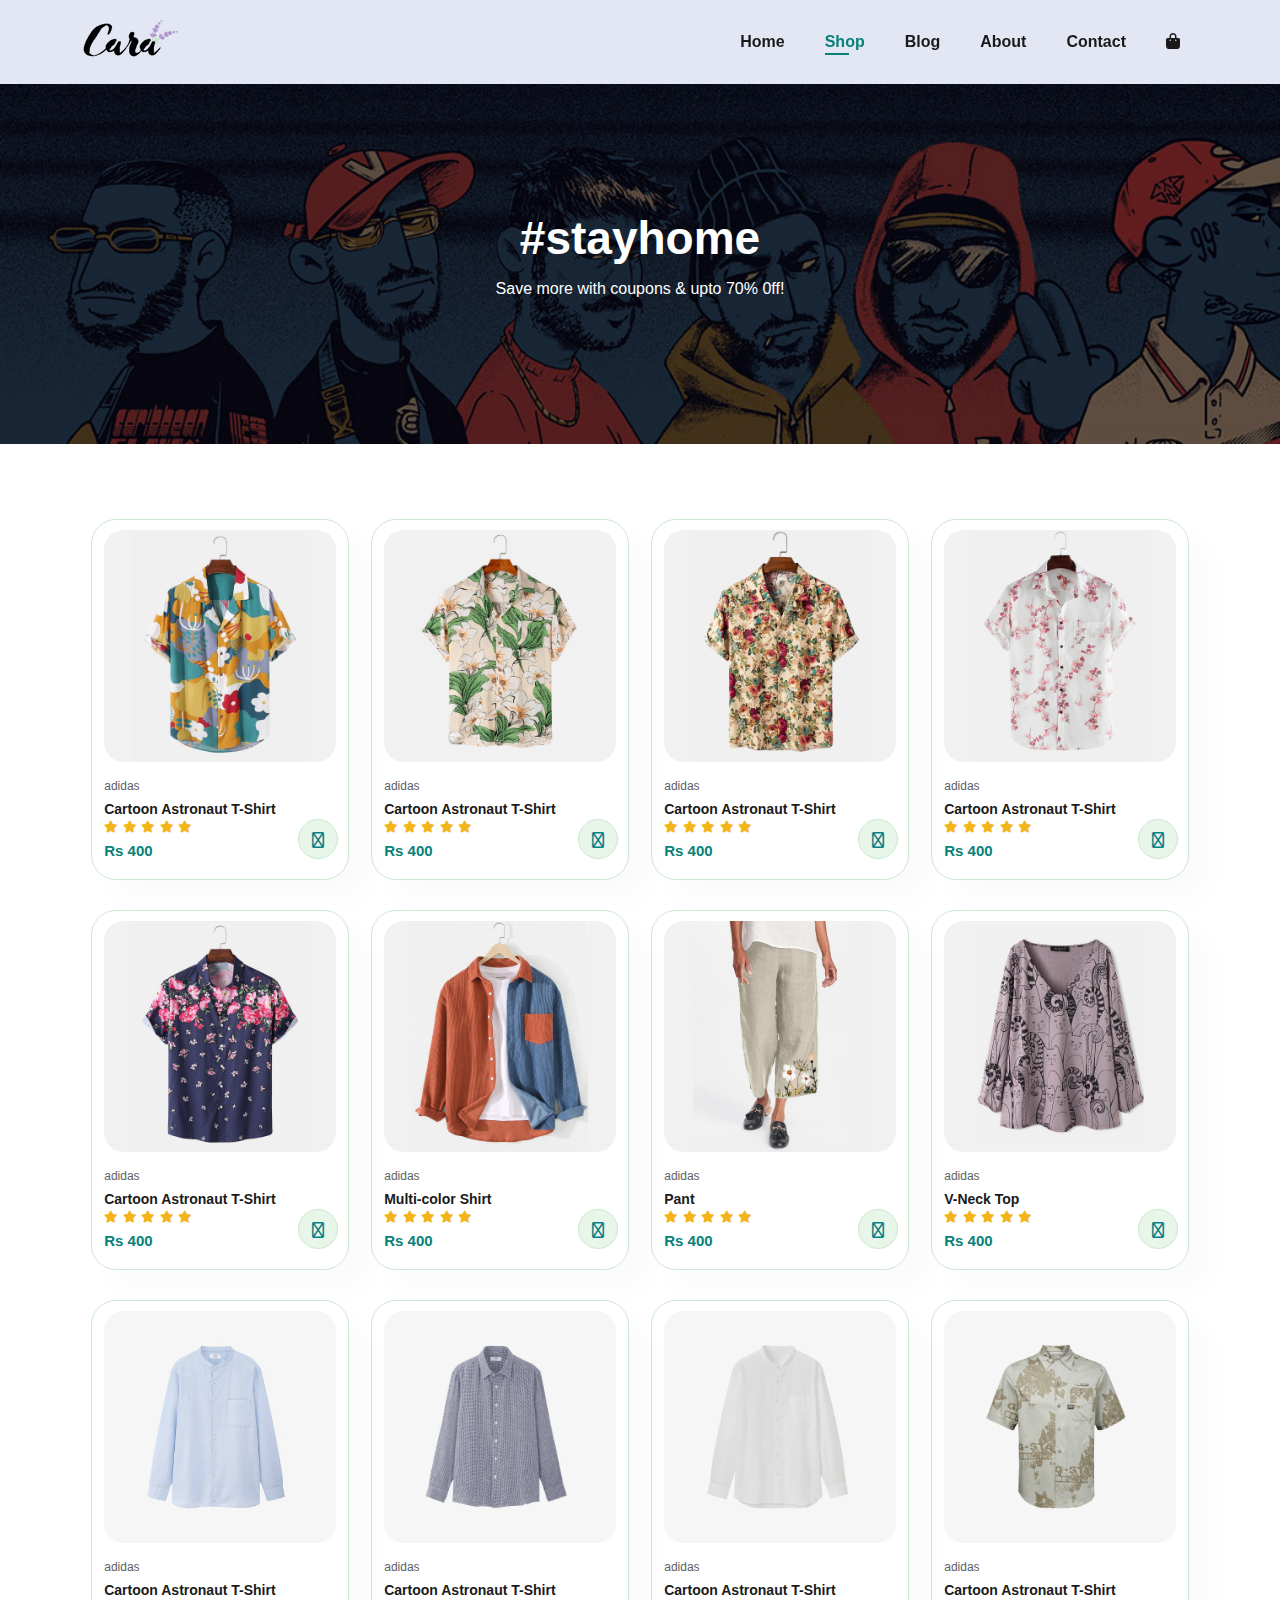
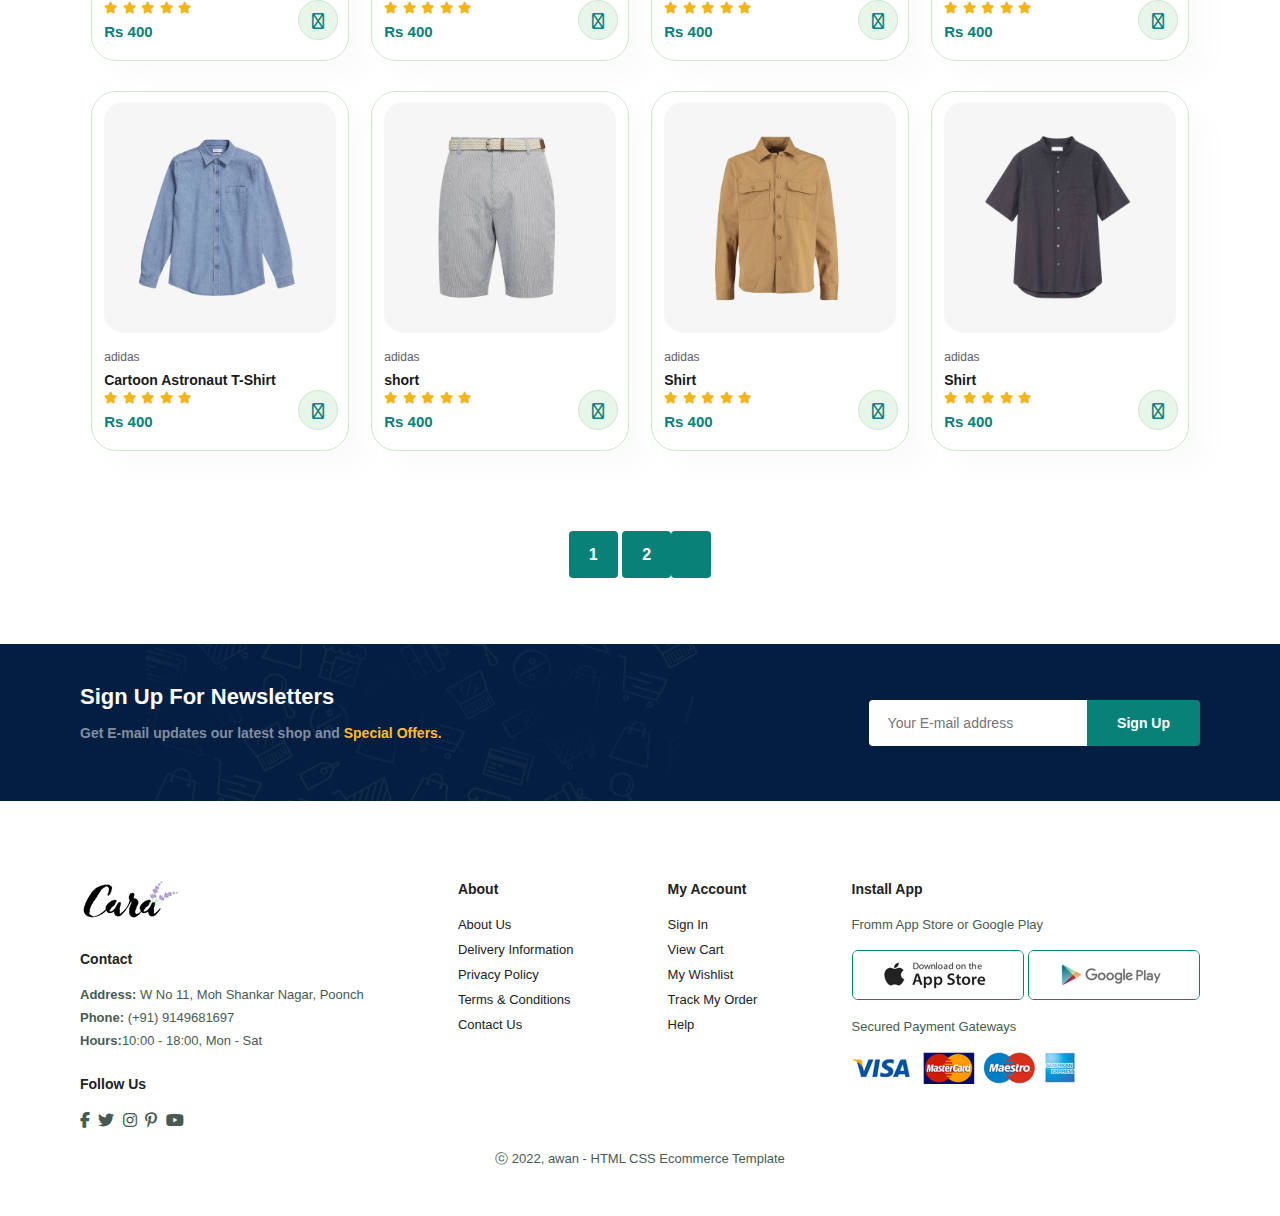
<file: shop.html>
<!DOCTYPE html>
<html lang="en">
<head>
    <meta charset="UTF-8">
    <meta http-equiv="X-UA-Compatible" content="IE=edge">
    <meta name="viewport" content="width=device-width, initial-scale=1.0">
    <title>E-Com website</title>
    <link rel="stylesheet" href="https://cdnjs.cloudflare.com/ajax/libs/font-awesome/6.1.1/css/all.min.css"/>
    <link rel="stylesheet" href="style.css">


</head>

<body> 

    <section id="header">
        <a href="#"><img src="img/logo.png" class="logo" alt=""></a>

        <div>
            <ul id="navbar">
                <li><a href="index.html">Home</a></li>
                <li><a class="active" href="Shop.html">Shop</a></li>
                <li><a href="Blog.html">Blog</a></li>
                <li><a href="About.html">About</a></li>
                <li><a href="Contact.html">Contact</a></li>
                <li id="lg-bag"><a href="Cart.html"><i class="fa-solid fa-bag-shopping"></i></a></li>
                <a href="#" id="close"><i class="far fa-times"></i></a>
            </ul>
        </div>
        <div id="mobile">
            
            <a href="Cart.html"><i class="fa-solid fa-bag-shopping"></i></a>
            <i id="bar" class="fas fa-outdent"></i>
        </div>



    </section>

    <section id="page-header">
        
        <h2>#stayhome</h2>
       
        <p>Save more with coupons & upto 70% 0ff!</p>
        

    </section>

 <section id="product1" class="section-p1">
        
        <div class="pro-container">
            <div class="pro" onclick="window.location.href='sproduct.html';">
                <img src="img/products/f1.jpg" alt="">
                <div class="des">
                    <span>adidas</span>
                    <h5>Cartoon Astronaut T-Shirt</h5>
                    <div class="star">
                        <i class="fas fa-star"></i>
                        <i class="fas fa-star"></i>
                        <i class="fas fa-star"></i>
                        <i class="fas fa-star"></i>
                        <i class="fas fa-star"></i>
                    </div>
                    <h4>Rs 400</h4>
                </div>
                <a href="#"><i class="fas fa-shopping-cart cart"></i></a>
            </div>
            <div class="pro">
                <img src="img/products/f2.jpg" alt="">
                <div class="des">
                    <span>adidas</span>
                    <h5>Cartoon Astronaut T-Shirt</h5>
                    <div class="star">
                        <i class="fas fa-star"></i>
                        <i class="fas fa-star"></i>
                        <i class="fas fa-star"></i>
                        <i class="fas fa-star"></i>
                        <i class="fas fa-star"></i>
                    </div>
                    <h4>Rs 400</h4>
                </div>
                <a href="#"><i class="fas fa-shopping-cart cart"></i></a>
            </div>
            <div class="pro" >
                <img src="img/products/f3.jpg" alt="">
                <div class="des">
                    <span>adidas</span>
                    <h5>Cartoon Astronaut T-Shirt</h5>
                    <div class="star">
                        <i class="fas fa-star"></i>
                        <i class="fas fa-star"></i>
                        <i class="fas fa-star"></i>
                        <i class="fas fa-star"></i>
                        <i class="fas fa-star"></i>
                    </div>
                    <h4>Rs 400</h4>
                </div>
                <a href="#"><i class="fas fa-shopping-cart cart"></i></a>
            </div>
            <div class="pro">
                <img src="img/products/f4.jpg" alt="">
                <div class="des">
                    <span>adidas</span>
                    <h5>Cartoon Astronaut T-Shirt</h5>
                    <div class="star">
                        <i class="fas fa-star"></i>
                        <i class="fas fa-star"></i>
                        <i class="fas fa-star"></i>
                        <i class="fas fa-star"></i>
                        <i class="fas fa-star"></i>
                    </div>
                    <h4>Rs 400</h4>
                </div>
                <a href="#"><i class="fas fa-shopping-cart cart"></i></a>
            </div>
            <div class="pro">
                <img src="img/products/f5.jpg" alt="">
                <div class="des">
                    <span>adidas</span>
                    <h5>Cartoon Astronaut T-Shirt</h5>
                    <div class="star">
                        <i class="fas fa-star"></i>
                        <i class="fas fa-star"></i>
                        <i class="fas fa-star"></i>
                        <i class="fas fa-star"></i>
                        <i class="fas fa-star"></i>
                    </div>
                    <h4>Rs 400</h4>
                </div>
                <a href="#"><i class="fas fa-shopping-cart cart"></i></a>
            </div>
            <div class="pro" >
                <img src="img/products/f6.jpg" alt="">
                <div class="des">
                    <span>adidas</span>
                    <h5>Multi-color Shirt</h5>
                    <div class="star">
                        <i class="fas fa-star"></i>
                        <i class="fas fa-star"></i>
                        <i class="fas fa-star"></i>
                        <i class="fas fa-star"></i>
                        <i class="fas fa-star"></i>
                    </div>
                    <h4>Rs 400</h4>
                </div>
                <a href="#"><i class="fas fa-shopping-cart cart"></i></a>
            </div>
            <div class="pro" >
                <img src="img/products/f7.jpg" alt="">
                <div class="des">
                    <span>adidas</span>
                    <h5>Pant</h5>
                    <div class="star">
                        <i class="fas fa-star"></i>
                        <i class="fas fa-star"></i>
                        <i class="fas fa-star"></i>
                        <i class="fas fa-star"></i>
                        <i class="fas fa-star"></i>
                    </div>
                    <h4>Rs 400</h4>
                </div>
                <a href="#"><i class="fas fa-shopping-cart cart"></i></a>
            </div>
            <div class="pro" >
                <img src="img/products/f8.jpg" alt="">
                <div class="des">
                    <span>adidas</span>
                    <h5>V-Neck Top</h5>
                    <div class="star">
                        <i class="fas fa-star"></i>
                        <i class="fas fa-star"></i>
                        <i class="fas fa-star"></i>
                        <i class="fas fa-star"></i>
                        <i class="fas fa-star"></i>
                    </div>
                    <h4>Rs 400</h4>
                </div>
                <a href="#"><i class="fas fa-shopping-cart cart"></i></a>
            </div>
       
            <div class="pro" >
                <img src="img/products/n1.jpg" alt="">
                <div class="des">
                    <span>adidas</span>
                    <h5>Cartoon Astronaut T-Shirt</h5>
                    <div class="star">
                        <i class="fas fa-star"></i>
                        <i class="fas fa-star"></i>
                        <i class="fas fa-star"></i>
                        <i class="fas fa-star"></i>
                        <i class="fas fa-star"></i>
                    </div>
                    <h4>Rs 400</h4>
                </div>
                <a href="#"><i class="fas fa-shopping-cart cart"></i></a>
            </div>
            <div class="pro" >
                <img src="img/products/n2.jpg" alt="">
                <div class="des">
                    <span>adidas</span>
                    <h5>Cartoon Astronaut T-Shirt</h5>
                    <div class="star">
                        <i class="fas fa-star"></i>
                        <i class="fas fa-star"></i>
                        <i class="fas fa-star"></i>
                        <i class="fas fa-star"></i>
                        <i class="fas fa-star"></i>
                    </div>
                    <h4>Rs 400</h4>
                </div>
                <a href="#"><i class="fas fa-shopping-cart cart"></i></a>
            </div>
            <div class="pro" >
                <img src="img/products/n3.jpg" alt="">
                <div class="des">
                    <span>adidas</span>
                    <h5>Cartoon Astronaut T-Shirt</h5>
                    <div class="star">
                        <i class="fas fa-star"></i>
                        <i class="fas fa-star"></i>
                        <i class="fas fa-star"></i>
                        <i class="fas fa-star"></i>
                        <i class="fas fa-star"></i>
                    </div>
                    <h4>Rs 400</h4>
                </div>
                <a href="#"><i class="fas fa-shopping-cart cart"></i></a>
            </div>
            <div class="pro" >
                <img src="img/products/n4.jpg" alt="">
                <div class="des">
                    <span>adidas</span>
                    <h5>Cartoon Astronaut T-Shirt</h5>
                    <div class="star">
                        <i class="fas fa-star"></i>
                        <i class="fas fa-star"></i>
                        <i class="fas fa-star"></i>
                        <i class="fas fa-star"></i>
                        <i class="fas fa-star"></i>
                    </div>
                    <h4>Rs 400</h4>
                </div>
                <a href="#"><i class="fas fa-shopping-cart cart"></i></a>
            </div>
            <div class="pro" >
                <img src="img/products/n5.jpg" alt="">
                <div class="des">
                    <span>adidas</span>
                    <h5>Cartoon Astronaut T-Shirt</h5>
                    <div class="star">
                        <i class="fas fa-star"></i>
                        <i class="fas fa-star"></i>
                        <i class="fas fa-star"></i>
                        <i class="fas fa-star"></i>
                        <i class="fas fa-star"></i>
                    </div>
                    <h4>Rs 400</h4>
                </div>
                <a href="#"><i class="fas fa-shopping-cart cart"></i></a>
            </div>
            <div class="pro">
                <img src="img/products/n6.jpg" alt="">
                <div class="des">
                    <span>adidas</span>
                    <h5>short</h5>
                    <div class="star">
                        <i class="fas fa-star"></i>
                        <i class="fas fa-star"></i>
                        <i class="fas fa-star"></i>
                        <i class="fas fa-star"></i>
                        <i class="fas fa-star"></i>
                    </div>
                    <h4>Rs 400</h4>
                </div>
                <a href="#"><i class="fas fa-shopping-cart cart"></i></a>
            </div>
            <div class="pro" >
                <img src="img/products/n7.jpg" alt="">
                <div class="des">
                    <span>adidas</span>
                    <h5>Shirt</h5>
                    <div class="star">
                        <i class="fas fa-star"></i>
                        <i class="fas fa-star"></i>
                        <i class="fas fa-star"></i>
                        <i class="fas fa-star"></i>
                        <i class="fas fa-star"></i>
                    </div>
                    <h4>Rs 400</h4>
                </div>
                <a href="#"><i class="fas fa-shopping-cart cart"></i></a>
            </div>
            <div class="pro" >
                <img src="img/products/n8.jpg" alt="">
                <div class="des">
                    <span>adidas</span>
                    <h5>Shirt</h5>
                    <div class="star">
                        <i class="fas fa-star"></i>
                        <i class="fas fa-star"></i>
                        <i class="fas fa-star"></i>
                        <i class="fas fa-star"></i>
                        <i class="fas fa-star"></i>
                    </div>
                    <h4>Rs 400</h4>
                </div>
                <a href="#"><i class="fas fa-shopping-cart cart"></i></a>
            </div>
        </div>

    </section>

    <section id="pagination" class="section-p1">
        <a href="#">1</a>
        <a href="#">2</a>
        <a href="#"><i class="fal fa-long-arrow-alt-right"></i></a>

    </section>

    <section id="newsletter" class="section-p1 section-m1">
        <div class="newstext">
            <h4>Sign Up For Newsletters</h4>
            <p>Get E-mail updates our latest shop and <span>Special Offers.</span></p>

        </div>
        <div class="form">
            <input type="text" placeholder="Your E-mail address">
            <button class="normal">Sign Up</button>

        </div>

    </section >

    <footer class="section-p1">
        <div class="col">
            <img class="logo" src="img/logo.png" alt="">
            <h4>Contact</h4>
            <p><strong>Address:</strong> W No 11, Moh Shankar Nagar, Poonch</p>
            <p><strong>Phone:</strong> (+91) 9149681697</p>
            <p><strong>Hours:</strong>10:00 - 18:00, Mon - Sat</p>
            <div class="follow">
                <h4>Follow Us</h4>
                <div class="icon">
                    <i class="fab fa-facebook-f"></i> 
                    <i class="fab fa-twitter"></i> 
                    <i class="fab fa-instagram"></i> 
                    <i class="fab fa-pinterest-p"></i> 
                    <i class="fab fa-youtube"></i> 



                </div>

            </div>
        </div>

        <div class="col">
            <h4>About</h4>
            <a href="#">About Us</a>
            <a href="#">Delivery Information</a>
            <a href="#">Privacy Policy</a>
            <a href="#">Terms & Conditions</a>
            <a href="#">Contact Us</a>

        </div>

        <div class="col">
            <h4>My Account</h4>
            <a href="#">Sign In</a>
            <a href="#">View Cart</a>
            <a href="#">My Wishlist</a>
            <a href="#">Track My Order</a>
            <a href="#">Help</a>

        </div>

        <div class="col install">
            <h4>Install App</h4>
            <p>Fromm App Store or Google Play</p>
            <div class="row"> 
                <img src="img/pay/app.jpg" alt="">
                <img src="img/pay/play.jpg" alt="">
            </div>
            <p>Secured Payment Gateways</p>
            <img src="img/pay/pay.png" alt="">


        </div>
        <div class="copyright">
            <p>ⓒ 2022, awan - HTML CSS Ecommerce Template</p>

        </div>
         

    </footer>

    <script src="script.js"></script>
</body>
</html>
</file>
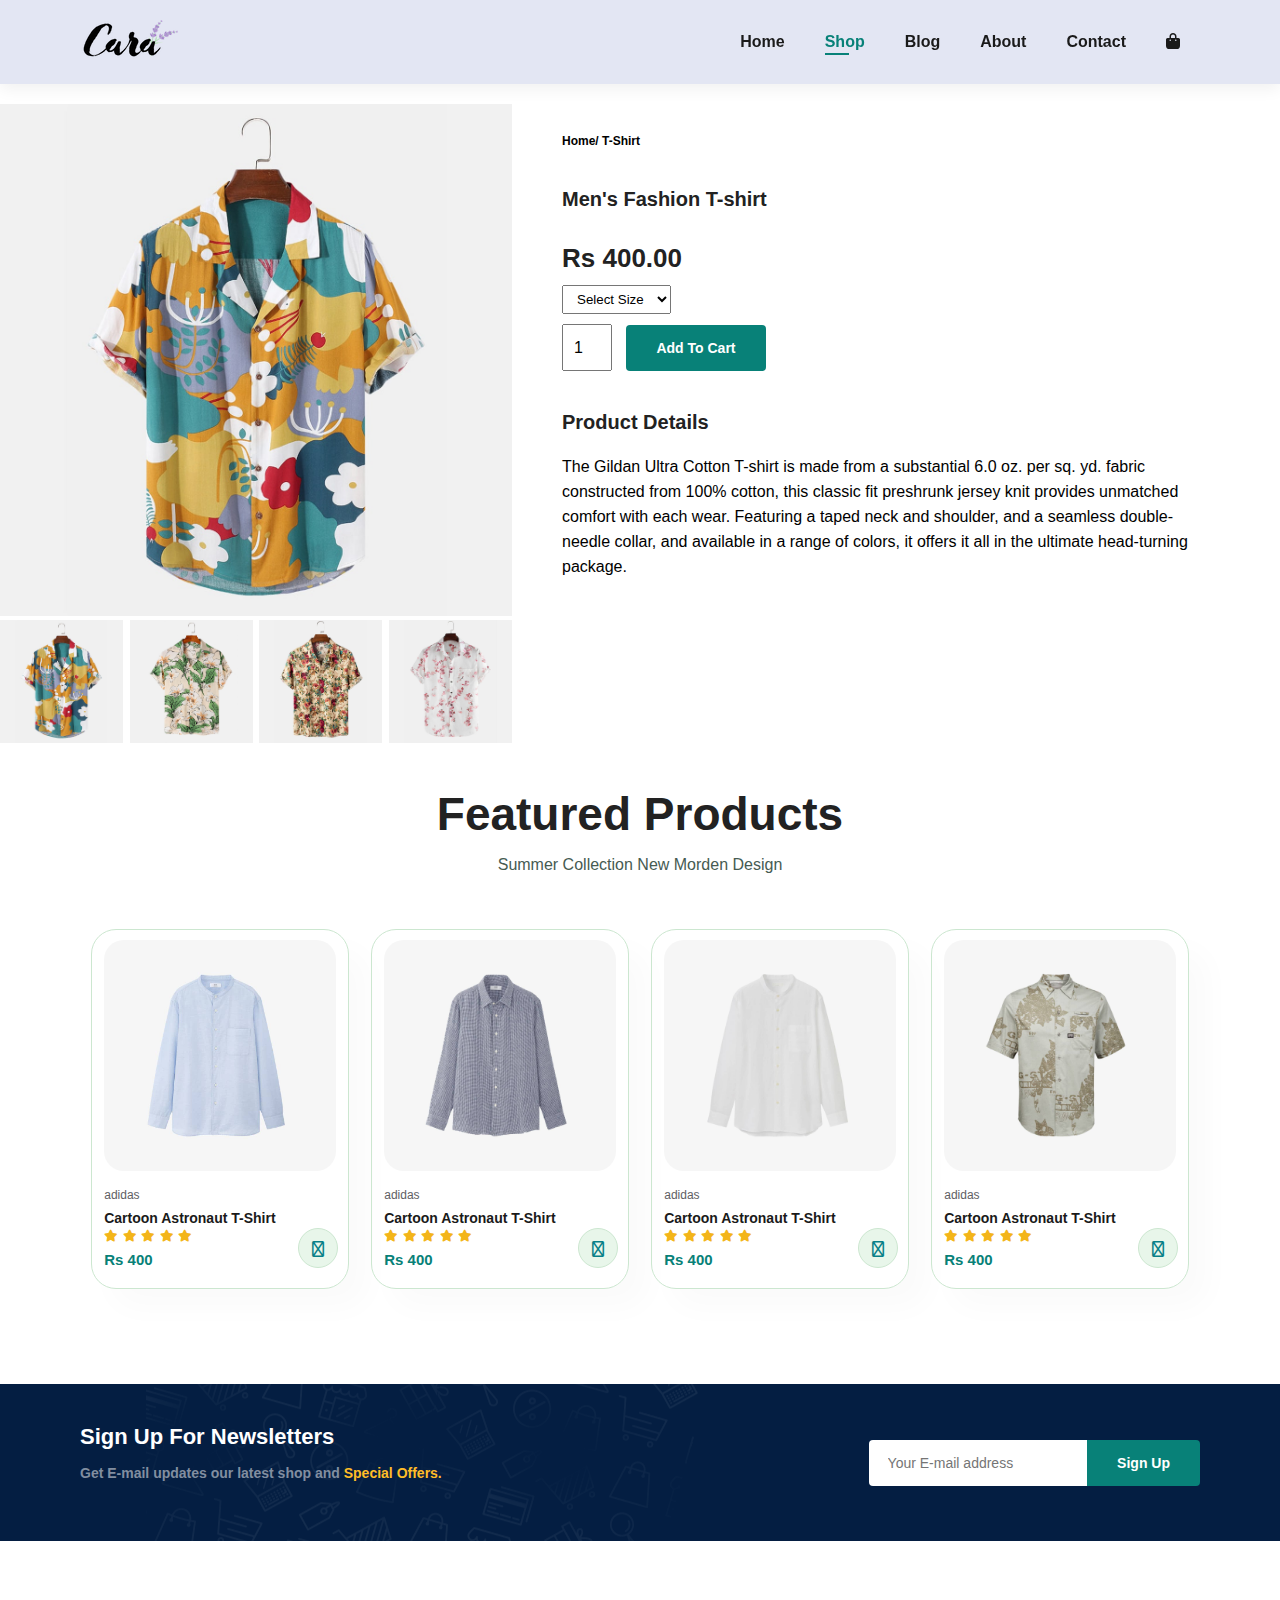
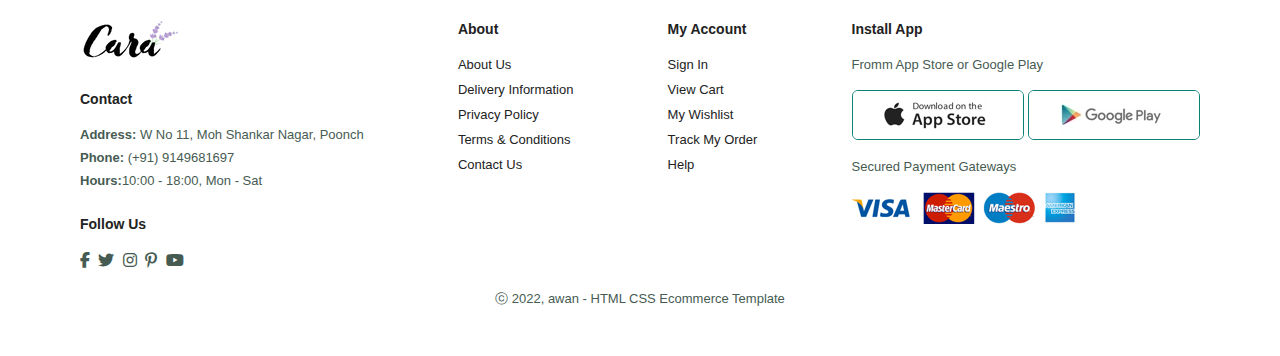
<file: sproduct.html>
<!DOCTYPE html>
<html lang="en">
<head>
    <meta charset="UTF-8">
    <meta http-equiv="X-UA-Compatible" content="IE=edge">
    <meta name="viewport" content="width=device-width, initial-scale=1.0">
    <title>E-Com website</title>
    <link rel="stylesheet" href="https://cdnjs.cloudflare.com/ajax/libs/font-awesome/6.1.1/css/all.min.css"/>
    <link rel="stylesheet" href="style.css">


</head>

<body>

    <section id="header">
        <a href="#"><img src="img/logo.png" class="logo" alt=""></a>

        <div>
            <ul id="navbar">
                <li><a href="index.html">Home</a></li>
                <li><a class="active" href="Shop.html">Shop</a></li>
                <li><a href="Blog.html">Blog</a></li>
                <li><a href="About.html">About</a></li>
                <li><a href="Contact.html">Contact</a></li>
                <li id="lg-bag"><a href="Cart.html"><i class="fa-solid fa-bag-shopping"></i></a></li>
                <a href="#" id="close"><i class="far fa-times"></i></a>
            </ul>
        </div>
        <div id="mobile">
            
            <a href="Cart.html"><i class="fa-solid fa-bag-shopping"></i></a>
            <i id="bar" class="fas fa-outdent"></i>
        </div>



    </section>

    <section id="prodetails" class="section=-p1">
        <div class="single-pro-image">
            <img src="img/products/f1.jpg" width="100%" id="MainImg" alt="">
            <div class="small-img-group">
                <div class="small-img-col">
                    <img src="img/products/f1.jpg" width="100%" class="small-img" alt="">
                </div>
                <div class="small-img-col">
                    <img src="img/products/f2.jpg" width="100%" class="small-img" alt="">
                </div>
                <div class="small-img-col">
                    <img src="img/products/f3.jpg" width="100%" class="small-img" alt="">
                </div>
                <div class="small-img-col">
                    <img src="img/products/f4.jpg" width="100%" class="small-img" alt="">
                </div>
            </div>
        </div>

        <div class="single-pro-details">
            <h6>Home/ T-Shirt</h6>
            <h4>Men's Fashion T-shirt</h4>
            <h2>Rs 400.00</h2>
            <select>
                <option>Select Size</option>
                <option>XL</option>
                <option>L</option>
                <option>M</option>
                <option>S</option>
            </select>
            <input type="number" value="1">
            <button class="normal">Add To Cart</button>
            <h4>Product Details</h4>
            <span>The Gildan Ultra Cotton T-shirt is made from a substantial 6.0 oz. per
                sq. yd. fabric constructed from 100% cotton, this classic fit preshrunk
                jersey knit provides unmatched comfort with each wear. Featuring a taped neck
                and shoulder, and a seamless double-needle collar, and available in a range
                of colors, it offers it all in the ultimate head-turning package.</span>


        </div>

    </section>

    <section id="product1" class="section-p1">
        <h2>Featured Products</h2>
        <p>Summer Collection New Morden Design</p>
        <div class="pro-container">
            <div class="pro">
                <img src="img/products/n1.jpg" alt="">
                <div class="des">
                    <span>adidas</span>
                    <h5>Cartoon Astronaut T-Shirt</h5>
                    <div class="star">
                        <i class="fas fa-star"></i>
                        <i class="fas fa-star"></i>
                        <i class="fas fa-star"></i>
                        <i class="fas fa-star"></i>
                        <i class="fas fa-star"></i>
                    </div>
                    <h4>Rs 400</h4>
                </div>
                <a href="#"><i class="fas fa-shopping-cart cart"></i></a>
            </div>
            <div class="pro">
                <img src="img/products/n2.jpg" alt="">
                <div class="des">
                    <span>adidas</span>
                    <h5>Cartoon Astronaut T-Shirt</h5>
                    <div class="star">
                        <i class="fas fa-star"></i>
                        <i class="fas fa-star"></i>
                        <i class="fas fa-star"></i>
                        <i class="fas fa-star"></i>
                        <i class="fas fa-star"></i>
                    </div>
                    <h4>Rs 400</h4>
                </div>
                <a href="#"><i class="fas fa-shopping-cart cart"></i></a>
            </div>
            <div class="pro">
                <img src="img/products/n3.jpg" alt="">
                <div class="des">
                    <span>adidas</span>
                    <h5>Cartoon Astronaut T-Shirt</h5>
                    <div class="star">
                        <i class="fas fa-star"></i>
                        <i class="fas fa-star"></i>
                        <i class="fas fa-star"></i>
                        <i class="fas fa-star"></i>
                        <i class="fas fa-star"></i>
                    </div>
                    <h4>Rs 400</h4>
                </div>
                <a href="#"><i class="fas fa-shopping-cart cart"></i></a>
            </div>
            <div class="pro">
                <img src="img/products/n4.jpg" alt="">
                <div class="des">
                    <span>adidas</span>
                    <h5>Cartoon Astronaut T-Shirt</h5>
                    <div class="star">
                        <i class="fas fa-star"></i>
                        <i class="fas fa-star"></i>
                        <i class="fas fa-star"></i>
                        <i class="fas fa-star"></i>
                        <i class="fas fa-star"></i>
                    </div>
                    <h4>Rs 400</h4>
                </div>
                <a href="#"><i class="fas fa-shopping-cart cart"></i></a>
            </div>
            
        </div>

    </section>

    <section id="newsletter" class="section-p1 section-m1">
        <div class="newstext">
            <h4>Sign Up For Newsletters</h4>
            <p>Get E-mail updates our latest shop and <span>Special Offers.</span></p>

        </div>
        <div class="form">
            <input type="text" placeholder="Your E-mail address">
            <button class="normal">Sign Up</button>

        </div>

    </section >

    <footer class="section-p1">
        <div class="col">
            <img class="logo" src="img/logo.png" alt="">
            <h4>Contact</h4>
            <p><strong>Address:</strong> W No 11, Moh Shankar Nagar, Poonch</p>
            <p><strong>Phone:</strong> (+91) 9149681697</p>
            <p><strong>Hours:</strong>10:00 - 18:00, Mon - Sat</p>
            <div class="follow">
                <h4>Follow Us</h4>
                <div class="icon">
                    <i class="fab fa-facebook-f"></i> 
                    <i class="fab fa-twitter"></i> 
                    <i class="fab fa-instagram"></i> 
                    <i class="fab fa-pinterest-p"></i> 
                    <i class="fab fa-youtube"></i> 



                </div>

            </div>
        </div>

        <div class="col">
            <h4>About</h4>
            <a href="#">About Us</a>
            <a href="#">Delivery Information</a>
            <a href="#">Privacy Policy</a>
            <a href="#">Terms & Conditions</a>
            <a href="#">Contact Us</a>

        </div>

        <div class="col">
            <h4>My Account</h4>
            <a href="#">Sign In</a>
            <a href="#">View Cart</a>
            <a href="#">My Wishlist</a>
            <a href="#">Track My Order</a>
            <a href="#">Help</a>

        </div>

        <div class="col install">
            <h4>Install App</h4>
            <p>Fromm App Store or Google Play</p>
            <div class="row"> 
                <img src="img/pay/app.jpg" alt="">
                <img src="img/pay/play.jpg" alt="">
            </div>
            <p>Secured Payment Gateways</p>
            <img src="img/pay/pay.png" alt="">


        </div>
        <div class="copyright">
            <p>ⓒ 2022, awan - HTML CSS Ecommerce Template</p>

        </div>
         

    </footer>

    <script>
        var MainImg = document.getElementById("MainImg");
        var smallimg = document.getElementsByClassName("small-img");

        smallimg[0].onclick = function(){
            MainImg.src = smallimg[0].src;
        }
        smallimg[1].onclick = function(){
            MainImg.src = smallimg[1].src;
        }
        smallimg[2].onclick = function(){
            MainImg.src = smallimg[2].src;
        }
        smallimg[3].onclick = function(){
            MainImg.src = smallimg[3].src;
        }
    </script>

    <script src="script.js"></script>
</body>
</html>
</file>
<file: style.css>
@import url('https://fonts.googleapis.com/css2?family=League+Spartan:wght@100;200;300;400;500;600;700;800;900&display=swap');
*{
    margin: 0;
    padding: 0;
    box-sizing: border-box;
    font-family: 'league+spartan', sans-serif;
}


h1 {
    font-size: 50px;
    line-height: 64px;
    color: #222;


}



h2 {
    font-size: 46px;
    line-height: 54px;
    color: #222;


}

/*h3 {
    font-size: 50px;
    line-height: 64px;
    color: #222;


}*/

h4 {
    font-size: 20px;
    /*line-height: 64px;*/
    color: #222;


}

/*h5 {
    font-size: 50px;
    line-height: 64px;
    color: #222;


}*/

h6 {
    font-weight: 700;
    font-size: 12px;
    


}

p {
    font-size: 16px;
    color: #465b52;
    margin: 15px 0 20px 0;

}


.section-p1 {
    padding: 40px 80px;

}

.section-m1 {
    margin: 40px 0;

}

button.normal{
    font-size: 14px;
    font-weight: 600;
    padding: 15px 30px;
    color: #000;
    background-color: #fff;
    border-radius: 4px;
    cursor: pointer;
    border: none;
    outline: none;
    transition: 0.2s;
}

button.white{
    font-size: 13px;
    font-weight: 600;
    padding: 11px 18px;
    color: #fff;
    background-color: transparent;
    cursor: pointer;
    border: 1px solid #fff;
    outline: none;
    transition: 0.2s;
}

body {
    width: 100%;
}

/* header start*/

#header {
    display: flex;
    align-items: center;
    justify-content: space-between;
    padding: 20px 80px;
    background: #E3E6F3;
    box-shadow: 0 5px 15px rgba(0, 0, 0, 0.06);
    z-index: 999;
    position: sticky;
    top: 0;
    left: 0;

}

#navbar {
    display: flex;
    align-items: center;
    justify-content: center;
}

#navbar li{
    list-style: none;
    padding: 0 20px;
    position: relative;
}

#navbar li a {
    text-decoration: none;
    font-size: 16px;
    font-weight: 600;
    color: #1a1a1a;
    transition: 0.4s ease;

}

#navbar li a:hover,
#navbar li a.active{
    color: #088178;
}

#navbar li a.active::after,
#navbar li a:hover::after{
    content: "";
    width: 30%;
    height: 2px;
    background: #088178;
    position: absolute;
    bottom: -4px;
    left: 20px;
}

#mobile {
    display: none;
    align-items: center;
}

#close{
    display: none;
}


/*  home page  */

#hero{
    background-image: url("img/hero4.png");
    height: 90vh;
    width: 100%;
    background-size: cover;
    background-position: top 25% right 0;
    padding: 0 80px;
    display: flex;
    flex-direction: column;
    align-items: flex-start;
    justify-content: center;

}

#hero h4{
    padding-bottom: 15px;
}

#hero h1{
    color: #088178;
}

#hero button{
    background-image: url("img/button.png");
    background-color: transparent;
    color: #088178;
    border: 0;
    padding: 14px 80px 14px 65px;
    background-repeat: no-repeat;
    cursor: pointer;
    font-weight: 700;
    font-size: 15px;
}

#feature {
    display: flex;
    align-items: center;
    justify-content: space-between;
    flex-wrap: wrap;
}

#feature .fe-box{
    width: 180px;
    text-align: center;
    padding: 25px 15px;
    box-shadow: 20px 20px 34px rgba(0, 0, 0, 0.03);
    border: 1px solid #cce7d0;

}

#feature .fe-box:hover{
    box-shadow: 10px 10px 54px rgba(70, 62, 300, 0.01);

}

#feature .fe-box img{
    width: 100%;
    margin-bottom: 10px;
}

#feature .fe-box h6{
    display: inline-block;
    padding: 9px 8px 6px 8px;
    line-height: 1;
    border-radius: 4px;
    color: #088178;
    background-color: #fddde4;
}

#feature .fe-box:nth-child(2) h6{
    background-color: #cdebbc;
}


#feature .fe-box:nth-child(3) h6{
    background-color: #d1e8f2;
}

#feature .fe-box:nth-child(4) h6{
    background-color: #cdd4f8;
}

#feature .fe-box:nth-child(5) h6{
    background-color: #f6dbf6;
}

#feature .fe-box:nth-child(6) h6{
    background-color: #fff2e5;
}


#product1 {
    text-align: center;
}

#product1 .pro-container{
    display: flex;
    justify-content: space-around;
    padding-top: 20px;
    flex-wrap: wrap;
}

#product1 .pro{
    width: 23%;
    min-width: 250px;
    padding: 10px 12px;
    border: 1px solid #cce7d0;
    border-radius: 25px;
    cursor: pointer;
    box-shadow: 20px 20px 30px rgba(0, 0, 0, 0.02);
    margin: 15px 0;
    transition: 0.2s ease;
    position: relative;
}

#product1 .pro img{
    width: 100%;
    
    border-radius: 20px;
}

#product1 .pro .des{
    text-align: start;
    padding: 10px 0;
}

#product1 .pro .des span{
    color: #606063;
    font-size: 12px;
}

#product1 .pro .des h5{
    padding-top: 7px;
    color: #1a1a1a;
    font-size: 14px;
}


#product1 .pro .des i{
    font-size: 12px;
    color: rgb(243, 181 ,25);
}

#product1 .pro .des h4{
    padding-top: 7px;
    font-size: 15px;
    font-weight: 700;
    color: #088178;
}

#product1 .pro .cart{
    width: 40px;
    height: 40px;
    line-height: 40px;
    border-radius: 50px;
    background-color: #e8f6ea;
    font-weight: 500;
    color: #088188;
    border: 1px solid #cce7d0;
    position: absolute;
    bottom: 20px;
    right: 10px;
}

#banner{
    display: flex;
    flex-direction: column;
    justify-content: center;
    align-items: center;
    text-align: center;
    background-image: url("img/banner/b2.jpg");
    width: 100%;
    height: 40vh;
    background-size: cover;
    background-position: center;
}

#banner h4 {
    color: #fff;
    font-size: 16px;
}

#banner h2{
    color: #fff;
    font-size: 30px;
    padding: 10px 0  ;
}

#banner h2 span{
    color: #ef3636;
    
}

#banner button:hover{
    background: #088178;
    color: #fff;
}

#sm-banner{
    display: flex;
    justify-content: space-between;
    flex-wrap: wrap;
    
}

#sm-banner .banner-box{
    display: flex;
    flex-direction: column;
    justify-content: center;
    align-items: flex-start;
    background-image: url("img/banner/b17.jpg");
    width: 580%;
    height: 50vh;
    background-size: cover;
    background-position: center;
    padding: 30px;
}

#sm-banner .banner-box2{
    background-image: url("img/banner/b10.jpg");

}

#sm-banner h4{
    color: #fff;
    font-size: 20px;
    font-weight: 300;
      
}

#sm-banner h2{
    color: #fff;
    font-size: 28px;
    font-weight: 800;
      
}

#sm-banner span{
    color: #fff;
    font-size: 14px;
    font-weight: 500;
    padding: 15px  ;  
}

#sm-banner .banner-box:hover button{
    background: #088178;
    border: 1px solid #088178;
}

#bannr3{
    display: flex;
    justify-content: space-between;
    flex-wrap: wrap;
    padding: 0 80px;
}

#bannr3 .banner-box{
    display: flex;
    flex-direction: column;
    justify-content: center;
    align-items: flex-start;
    background-image: url("img/banner/b7.jpg");
    min-width: 30%;
    height: 30vh;
    background-size: cover;
    background-position: center;
    padding: 20px;
    margin-bottom: 20px;
}
#bannr3 .banner-box2{
    background-image: url("img/banner/b4.jpg");

}
#bannr3 .banner-box3{
    background-image: url("img/banner/b18.jpg");

}

#bannr3 h2{
    color: #fff;
    font-weight: 900;
    font-size: 22px;

}

#bannr3 h3{
    color: #ec544e;
    font-weight: 800;
    font-size: 15px;

}

#newsletter{
    display: flex;
    justify-content: space-between;
    flex-wrap: wrap;
    align-items: center;
    background-image: url("img/banner/b14.png");
    background-repeat: no-repeat;
    background-position: 20% 30%;
    background-color: #041e42;
}

#newsletter h4{
    font-size: 22px;
    font-weight: 700;
    color: #fff;
}

#newsletter p{
    font-size: 14px;
    font-weight: 600;
    color: #818ea0;

}
#newsletter p span {
    
    color: #ffbd27;

}

#newsletter .form{
    display: flex;
    width: 405;
}

#newsletter input{
    height: 3,125rem;
    padding: 0 1.25em;
    font-size: 14px;
    width: 100%;
    border: 1px solid transparent;
    border-radius: 4px;
    outline: none;
    border-top-right-radius: 0;
    border-BOTTOM-right-radius: 0;


}

#newsletter button{
    background-color: #088178;
    color: #fff;
    white-space: nowrap;
    border-top-left-radius: 0;
    border-BOTTOM-left-radius: 0;
     
}

footer{
    display: flex;
    flex-wrap: wrap;
    justify-content: space-between;
}

footer .col{
    display: flex;
    flex-direction: column;
    align-items: flex-start;
    margin-bottom: 20px;
}

footer .logo{
    margin-bottom: 30px;

}

footer h4{
    font-size: 14px;
    padding-bottom: 20px;
}


footer p{
    font-size: 13px;
    margin: 0 0 8px 0;
}

footer a{
    font-size: 13px;
    text-decoration: none;
    color: #222;
    margin-bottom: 10px;
}

footer .follow{
    margin-top: 20px;
}

footer .follow i{
    color: #465b52;
    padding-right: 4px;
    cursor: pointer;
}

footer .install .row img{
    border: 1px solid #088178;
    border-radius: 6px;
}

footer .install img{
    margin: 10px 0 15px 0;
}

footer .follow i:hover,
footer a:hover {
    color: #088178;
}
   
footer .copyright{
    width: 100%;
    text-align: center;

}







/*start media Query*/

@media (max-width: 799px){
    .section-p1{
        padding: 40px 40px;
    }

    #navbar{
        display: flex;
        flex-direction: column;
        align-items: flex-start;
        justify-content: flex-start;
        position: fixed;
        top: 0;
        right: -300px;
        height: 100vh;
        width: 300px;
        background-color: #E3E6F3;
        box-shadow: 0 40px 60 rgba(0, 0, 0, 0.01);
        padding: 80px  0 0 10px;
        transition: 0.3s ;
    }

    #navbar.active{
        right: 0px;
    }

    #navbar li{
        margin-bottom: 25px;
    }

    #mobile {
        display: flex;
        align-items: center;
    }

    #mobile i{
        color: #1a1a1a;
        font-size: 24px;
        padding-left: 20px;
    }

    #close{
        display: initial;
        position: absolute;
        top: 30px;
        left: 30px;
        color: #222;
        font-size: 24px;
    }

    #lg-bag{
        display: none;
    }

    #hero{
        height: 70vh;
        padding: 0 80px;
        background-position: top 30% right 30%;
    }

    #feature{
        justify-content: center;
    }

    #feature .fe-box{
        margin: 15px 15px;
    }

    #product1 .pro-container{
        justify-content: center;
    }

    #product1 .pro{
        margin: 15px;
    }

    #banner{
        height: 20vh;
    }

    #sm-banner .banner-box{
        min-width: 100%;
        height: 30vh;
    }

    #bannr3 {
        
        padding: 0 40px;
    }

    #banner3.banner-box {
        width: 28%;
        
    }

    #newsletter .form{
        width: 70%;
    }


    /* conatct page */

    #form-details{
        padding: 40px;
    }

    #form-details form{
        width: 50%;
    }

    /*  */
    #cart{
        overflow-x: auto;
    }


}


@media(max-width: 477px){

    .section-p1{
        padding: 20px;
    }

    #header{
        padding: 10px 30px;
    }
    h1{
        font-size: 38px;
    }
    h2{
        font-size: 32px;
    }

    #hero{
        padding: 0 20px;
        background-position: 55%;
    }

    #feature{
        justify-content: space-between;
    }

    #feature .fe-box{
        width: 155px;
        margin: 0 0 15px 0;
    }

    #product1 .pro{
        width: 100%;
    }

    #banner{
        height: 40vh;
    }

    #sm-banner .banner-box{
        height: 40vh;

    }

    #sm-banner .banner-box{
        margin-top: 20px;

    }

    #banner3{
        padding: 0 20px;
    }
    #banner3 .banner-box{
        width: 100%;
    }
    
    #newsletter{
        padding: 40px 20px;
    }

    #newsletter .form{
        width: 100%;
    } 
     
    footer .copyright{
        text-align: start;
    }


    /* Single Product*/
    #prodetails {
        display: flex;
        flex-direction: column;
    }

    #prodetails .single-pro-image{
        width: 100%;
        margin-right: 0px;
    }

    #prodetails .single-pro-details{
        width: 100%;
        
    }


    /* Blog Page*/

    #blog{
        padding: 100px 20px 0 20px;
    }
     
    #blog .blog-box{
        display: flex;
        flex-direction: column;
        align-items: flex-start;
    }

    #blog .blog-img{
        width: 100%;
        margin-right: 0px;
        margin-bottom: 30px;
    }

    #blog .blog-details{
        width: 100%;
    }

    /* About Page */

    #about-head {
        flex-direction: column;
    }

    #about-head img { 
         width: 100%;
        margin-bottom: 20px;
    }

    #about-head div{
        padding-left: 0px;
    }

    #about-head .video{
        width: 100%;
    }

    /* contact page */

    #contact-details{
        flex-direction: column;
    }

    #contact-details .details{
        width: 100%;
        margin-bottom: 30px;
    }

    #contact-details .map{
        width: 100%;
    }

    #form-details{
        margin: 10px;
        padding: 30px 10px;
        flex-wrap: wrap;
    }

    #contact-details form{
        width: 100%;
        margin-bottom: 30px;

    }

    /* cart page */

    #cart-add{
        flex-direction: column;
    }

    #coupon {
        width: 100%;
    }

    #subtotal{
        width: 100%;
        padding: 20px;
    }
    

}




/*  Shop Page*/


#page-header {
    background-image: url("img/banner/b1.jpg");
    width: 100%;
    height: 40vh;
    background-size: cover;
    display: flex;
    justify-content: center;
    text-align: center;
    flex-direction: column;
    padding: 14px;
}

#page-header h2,
#page-header p{
    color: #fff;

}

#pagination{
    text-align: center;
}
 
#pagination a{
    text-decoration: none;
    background-color: #088178;
    padding: 15px 20px;
    border-radius: 4px;
    color: #fff;
    font-weight: 600;
}

#pagination a i{
    font-size: 16px;
    font-weight: 600;
}



/* Single Product */

#prodetails{
    display: flex;
    margin-top: 20px;
}

#prodetails .single-pro-image{
    width: 40%;
    margin-right: 50px; 

}

.small-img-group{
    display: flex;
    justify-content: space-between;

}

.small-img-col{
    flex-basis: 24%;
    cursor: pointer;
}

#prodetails .single-pro-details{
    width: 50%;
    padding-top: 30px;
}

#prodetails .single-pro-details h4{
    padding: 40px 0 20px 0;

}

#prodetails .single-pro-details h2{
    font-size: 26px;

}

#prodetails .single-pro-details select{
    display: block;
    padding: 5px 10px;
    margin-bottom: 10px;
}

#prodetails .single-pro-details input{
    width: 50px;
    height: 47px;
    padding-left: 10px;
    font-size: 16px;
    margin-right: 10px;
}

#prodetails .single-pro-details button {
    background: #088178;
    color: #fff;
}

#prodetails .single-pro-details span{
    line-height: 25px  ;
}



/* Blog Page */

#page-header.blog-header{
    background-image: url("img/banner/b19.jpg");

}

#blog{
    padding: 150px 150px 0 150px;
}

#blog .blog-box{
    display: flex;
    align-items: center;
    width: 100%;
    position: relative;
    padding-bottom: 90px;
}

#blog .blog-img{

    width: 50%;
    margin-right: 40px;
    
}

#blog img{

    width: 100%;
    height: 300px;
    object-fit: cover;
    
}

#blog .blog-details{
    width: 50%;    
}

#blog .blog-details a{
    text-decoration: none;
    font-size: 11px;
    color: #000;
    font-weight: 700; 
    position: relative; 
    transition: 0.3s; 
}


#blog .blog-details a::after{

    content: "";
    width: 50px;
    height: 1px;
    background-color: #000;
    position: absolute;
    top: 4px;
    right: -60px;

}

#blog .blog-details a:hover{
    color: #088178;
}

#blog .blog-details a:hover::after {
    background-color: #088178;
}

#blog .blog-box h1{
    position: absolute;
    top: -40px;
    left: 0;
    font-size: 70px;
    font-weight: 700;
    color: #c9cbce;
    z-index: -9;
}
 

/* About Page */

#page-header.about-header{
    background-image: url("img/about/banner.png");
}

#about-head {

    display: flex;
    align-items: center;
}

#about-head img{
    width: 50%;
    height: auto;

}

#about-head div{
    padding-left: 40px;
}

#about-app {
    text-align: center;
}

#about-app.vedio{
    width: 70%;
    height: 100%;
    margin: 30 auto 0 auto;
}

#about-app .vedio video{
    width: 100%;
    height: 100%;
    border-radius: 20px;
}
 

/* Contact Page */

#contact-details {
    display: flex;
    align-items: center;
    justify-content: space-between;
}

#contact-details .details{
    width: 40%;
}

#contact-details .details span,
#form-details form span{
    font-size: 12px;
}

#contact-details .details h2,
#form-details form h2{
    font-size: 26px;
    line-height: 35px;
    padding: 20px 0;
}

#contact-details .details h3{
    font-size: 16px;
    padding-bottom: 15px;
    
}

#contact-details .details li{
    list-style: none;
    display: flex;
    padding: 10px 0;
}

#contact-details .details li i{
    margin: 0;
    font-size: 14px;

}

#contact-details .map{
    width: 60%;
    height: 400%;
}

#contact-details .map iframe{
    width: 100%;
    height: 100%;

}

#form-details{
    display: flex;
    justify-content: space-between;
    margin: 30px;
    padding: 80px;
    border: 1px solid #e1e1e1;
     
}

#form-details form{
    width: 65%;
    display: flex;
    flex-direction: column;
    align-items: flex-start;
}

#form-details form input,
#form-details form textarea{
    width: 100%;
    padding: 12px 15px;
    outline: none;
    margin-bottom: 20px;
    border: 1px solid #e1e1e1;
}

#form-details form button{
    background-color: #088178;
    color: #fff;
}

#form-details .people div{
    padding-bottom: 25px;
    display: flex;
    align-items: flex-start;

}

#form-details .people div img{
    width: 65px;
    height: 65px;
    object-fit: cover;
    margin-right: 15px;
}


#form-details .people div p{
    margin: 0;
    font-size: 13px;
    line-height: 25px;
}

#form-details .people div p span{
    display: block;
    font-size: 16px;
    font-weight: 600;
    color: #000;
}


/* Cart Page */

#cart table{
    width: 100%;
    border-collapse: collapse;
    table-layout: fixed;
    white-space: nowrap;
}

#cart table img{
    width: 70px;
}

#cart table td:nth-child(1){
    width: 100px;
    text-align: center;
}

#cart table td:nth-child(2){
    width: 150px;
    text-align: center;
}

#cart table td:nth-child(3){
    width: 250px;
    text-align: center;
}

#cart table td:nth-child(4),
#cart table td:nth-child(5),
#cart table td:nth-child(6){
    width: 150px;
    text-align: center;
}
#cart table td:nth-child(5) input{
    width: 70px;
    padding: 10px 5px 10px 15px;
}

#cart table thead{
    border: 1px solid #e2e9e1;
    border-left: none;
    border-right: none;

}

#cart table thead td{
    font-weight: 700;
    text-transform: uppercase;
    font-size: 13px;
    padding: 18px 0;

}

#cart table tbody tr td{
    padding: 15px;
}

#cart table tbody td{
    font-size: 13px;

}

#cart-add{
    display: flex;
    flex-wrap: wrap;
    justify-content: space-between;

}

#coupon{
    width: 50%;
    margin-bottom: 30px;
}

#coupon h3,
#subtotal h3 {
    padding-bottom: 15px;

}

#coupon input{
    padding: 10px 20px;
    outline: none;
    width: 60%;
    margin-right: 10px;
    border: 1px solid #e2e9e1;
}

#coupon button,
#subtotal button{
    background-color: #088178;
    color: #fff;
    padding: 12px 20px;
}

#subtotal{
    width: 50%;
    margin-bottom: 30px;
    border: 1px solid #e3e9e1;
    padding: 30px;

}

#subtotal table{
    border-collapse: collapse;
    width: 100%;
    margin-bottom: 20px;
}

#subtotal table td {
    width: 50%;
    border: 1px solid #e2e9e1;
    padding: 10px;
    font-size: 13px;
}
</file>
